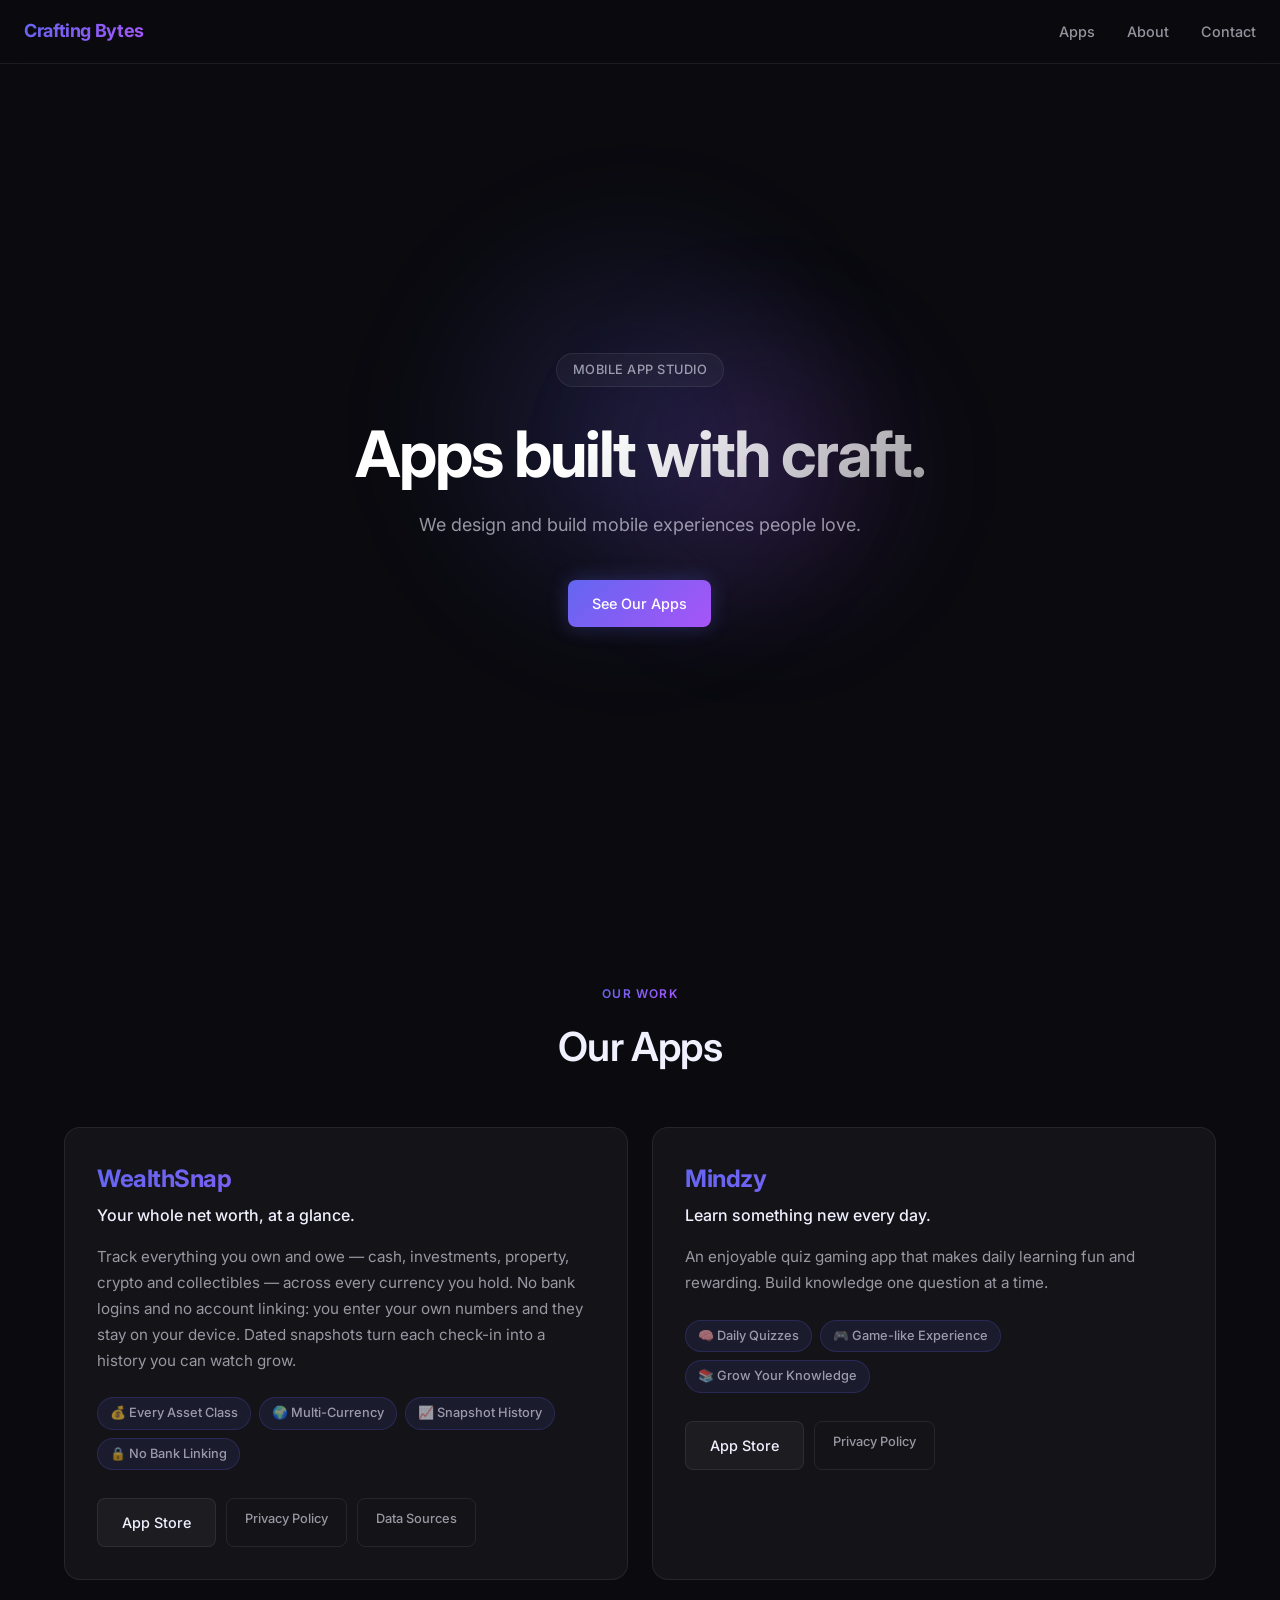
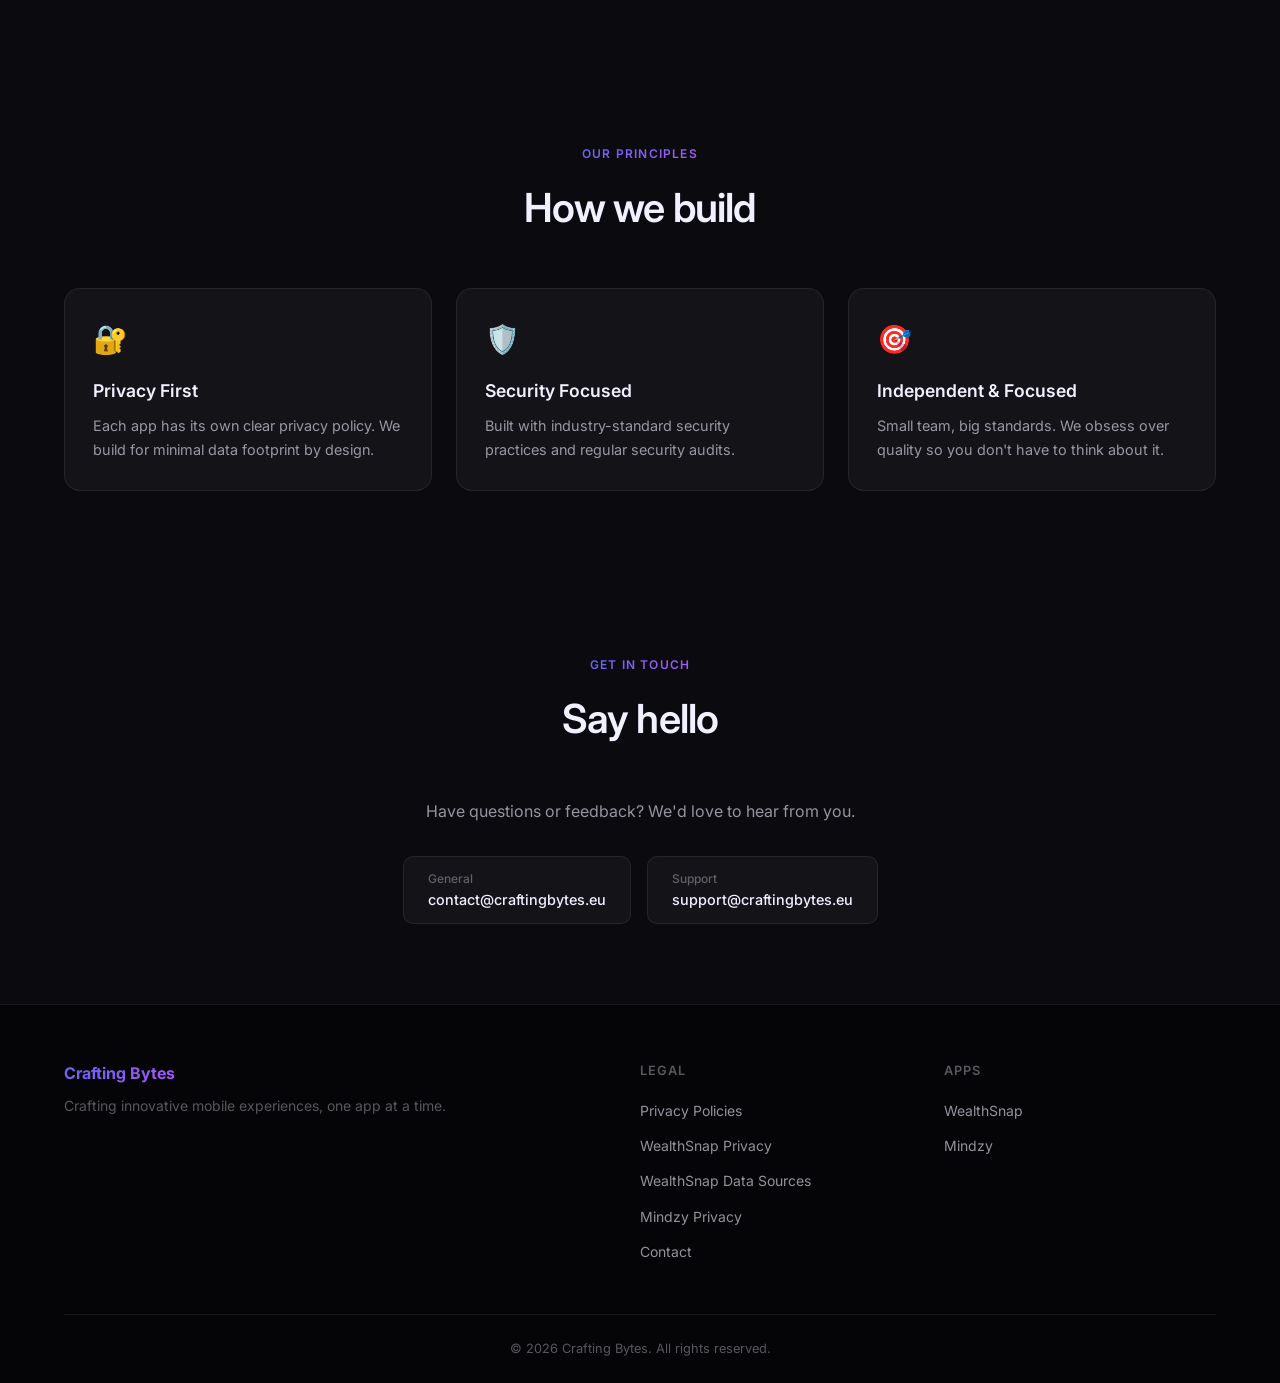
<file: index.html>
<!DOCTYPE html>
<html lang="en">
<head>
    <meta charset="UTF-8">
    <meta name="viewport" content="width=device-width, initial-scale=1.0">
    <title>Crafting Bytes — Apps built with craft.</title>
    <meta name="description" content="Crafting Bytes designs and builds mobile experiences people love. Privacy-first, security-focused, independently made.">
    <meta name="keywords" content="mobile apps, iOS, app development, secure apps, indie developer, net worth tracker, quiz app">
    <meta name="author" content="Crafting Bytes">
    <link rel="canonical" href="https://craftingbytes.eu/">
    <link rel="icon" href="favicon.svg" type="image/svg+xml">
    <meta name="theme-color" content="#0a0a0f">
    <meta property="og:type" content="website">
    <meta property="og:site_name" content="Crafting Bytes">
    <meta property="og:url" content="https://craftingbytes.eu/">
    <meta property="og:title" content="Crafting Bytes — Apps built with craft.">
    <meta property="og:description" content="We design and build mobile experiences people love. Privacy-first, security-focused, independently made.">
    <meta name="twitter:card" content="summary">
    <meta name="twitter:title" content="Crafting Bytes — Apps built with craft.">
    <meta name="twitter:description" content="We design and build mobile experiences people love. Privacy-first, security-focused, independently made.">
    <link rel="stylesheet" href="styles.css">
</head>
<body>

    <!-- Navigation -->
    <nav class="nav">
        <a href="#" class="nav-logo">Crafting Bytes</a>
        <ul class="nav-links">
            <li><a href="#apps">Apps</a></li>
            <li><a href="#about">About</a></li>
            <li><a href="#contact">Contact</a></li>
        </ul>
    </nav>

    <!-- Hero -->
    <section class="hero">
        <div class="hero-content">
            <div class="hero-badge">Mobile App Studio</div>
            <h1>Apps built with craft.</h1>
            <p class="hero-sub">We design and build mobile experiences people love.</p>
            <a href="#apps" class="btn btn-primary">See Our Apps</a>
        </div>
    </section>

    <!-- Apps -->
    <section id="apps">
        <div class="container">
            <div class="section-header">
                <div class="section-label">Our Work</div>
                <h2 class="section-title">Our Apps</h2>
            </div>
            <div class="apps-grid">

                <!-- WealthSnap -->
                <div class="app-card">
                    <div class="app-card-header">
                        <div class="app-name">WealthSnap</div>
                        <div class="app-tagline">Your whole net worth, at a glance.</div>
                    </div>
                    <p class="app-description">Track everything you own and owe — cash, investments, property, crypto and collectibles — across every currency you hold. No bank logins and no account linking: you enter your own numbers and they stay on your device. Dated snapshots turn each check-in into a history you can watch grow.</p>
                    <div class="app-pills">
                        <span class="pill">💰 Every Asset Class</span>
                        <span class="pill">🌍 Multi-Currency</span>
                        <span class="pill">📈 Snapshot History</span>
                        <span class="pill">🔒 No Bank Linking</span>
                    </div>
                    <div class="app-actions">
                        <a href="https://apps.apple.com/ro/app/wealthsnap-net-worth-tracker/id6770276541" class="btn btn-ghost" target="_blank" rel="noopener">App Store</a>
                        <a href="wealthsnap-privacy.html" class="btn btn-link">Privacy Policy</a>
                        <a href="wealthsnap-data-sources.html" class="btn btn-link">Data Sources</a>
                    </div>
                </div>

                <!-- Mindzy -->
                <div class="app-card">
                    <div class="app-card-header">
                        <div class="app-name">Mindzy</div>
                        <div class="app-tagline">Learn something new every day.</div>
                    </div>
                    <p class="app-description">An enjoyable quiz gaming app that makes daily learning fun and rewarding. Build knowledge one question at a time.</p>
                    <div class="app-pills">
                        <span class="pill">🧠 Daily Quizzes</span>
                        <span class="pill">🎮 Game-like Experience</span>
                        <span class="pill">📚 Grow Your Knowledge</span>
                    </div>
                    <div class="app-actions">
                        <a href="https://apps.apple.com/ro/app/mindzy/id6759401430" class="btn btn-ghost" target="_blank" rel="noopener">App Store</a>
                        <a href="mindzy-privacy.html" class="btn btn-link">Privacy Policy</a>
                    </div>
                </div>

            </div>
        </div>
    </section>

    <!-- About -->
    <section id="about">
        <div class="container">
            <div class="section-header">
                <div class="section-label">Our Principles</div>
                <h2 class="section-title">How we build</h2>
            </div>
            <div class="principles-grid">
                <div class="principle-card">
                    <span class="principle-icon">🔐</span>
                    <div class="principle-title">Privacy First</div>
                    <p class="principle-text">Each app has its own clear privacy policy. We build for minimal data footprint by design.</p>
                </div>
                <div class="principle-card">
                    <span class="principle-icon">🛡️</span>
                    <div class="principle-title">Security Focused</div>
                    <p class="principle-text">Built with industry-standard security practices and regular security audits.</p>
                </div>
                <div class="principle-card">
                    <span class="principle-icon">🎯</span>
                    <div class="principle-title">Independent &amp; Focused</div>
                    <p class="principle-text">Small team, big standards. We obsess over quality so you don't have to think about it.</p>
                </div>
            </div>
        </div>
    </section>

    <!-- Contact -->
    <section id="contact" class="contact">
        <div class="container">
            <div class="section-header">
                <div class="section-label">Get in Touch</div>
                <h2 class="section-title">Say hello</h2>
            </div>
            <p class="contact-description">Have questions or feedback? We'd love to hear from you.</p>
            <div class="contact-links">
                <a href="mailto:contact@craftingbytes.eu" class="contact-link">
                    <div>
                        <div class="contact-link-label">General</div>
                        <div class="contact-link-value">contact@craftingbytes.eu</div>
                    </div>
                </a>
                <a href="mailto:support@craftingbytes.eu" class="contact-link">
                    <div>
                        <div class="contact-link-label">Support</div>
                        <div class="contact-link-value">support@craftingbytes.eu</div>
                    </div>
                </a>
            </div>
        </div>
    </section>

    <!-- Footer -->
    <footer>
        <div class="container">
            <div class="footer-content">
                <div class="footer-brand">
                    <a href="#" class="footer-logo">Crafting Bytes</a>
                    <p>Crafting innovative mobile experiences, one app at a time.</p>
                </div>
                <div class="footer-col">
                    <h4>Legal</h4>
                    <ul>
                        <li><a href="privacy-policy.html">Privacy Policies</a></li>
                        <li><a href="wealthsnap-privacy.html">WealthSnap Privacy</a></li>
                        <li><a href="wealthsnap-data-sources.html">WealthSnap Data Sources</a></li>
                        <li><a href="mindzy-privacy.html">Mindzy Privacy</a></li>
                        <li><a href="mailto:contact@craftingbytes.eu">Contact</a></li>
                    </ul>
                </div>
                <div class="footer-col">
                    <h4>Apps</h4>
                    <ul>
                        <li><a href="#apps">WealthSnap</a></li>
                        <li><a href="#apps">Mindzy</a></li>
                    </ul>
                </div>
            </div>
            <div class="footer-bottom">
                <p>&copy; 2026 Crafting Bytes. All rights reserved.</p>
            </div>
        </div>
    </footer>

</body>
</html>
</file>
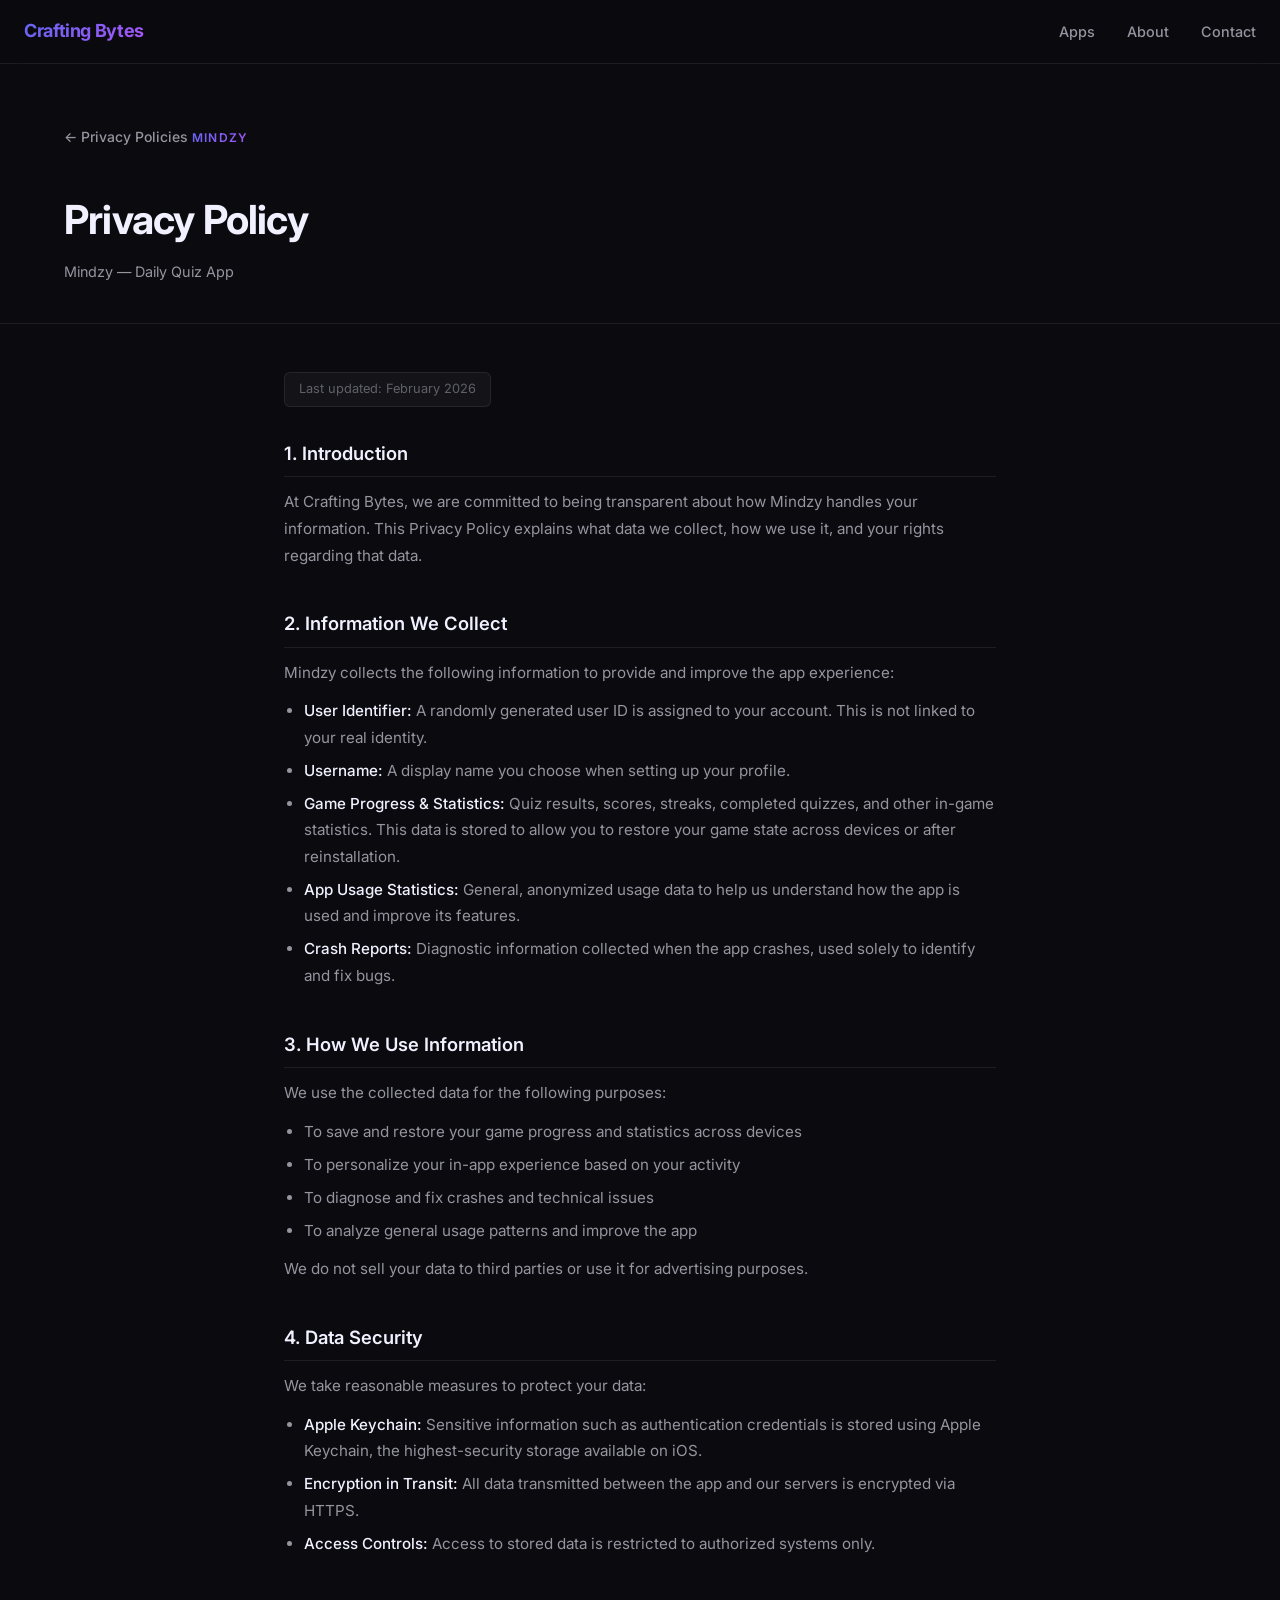
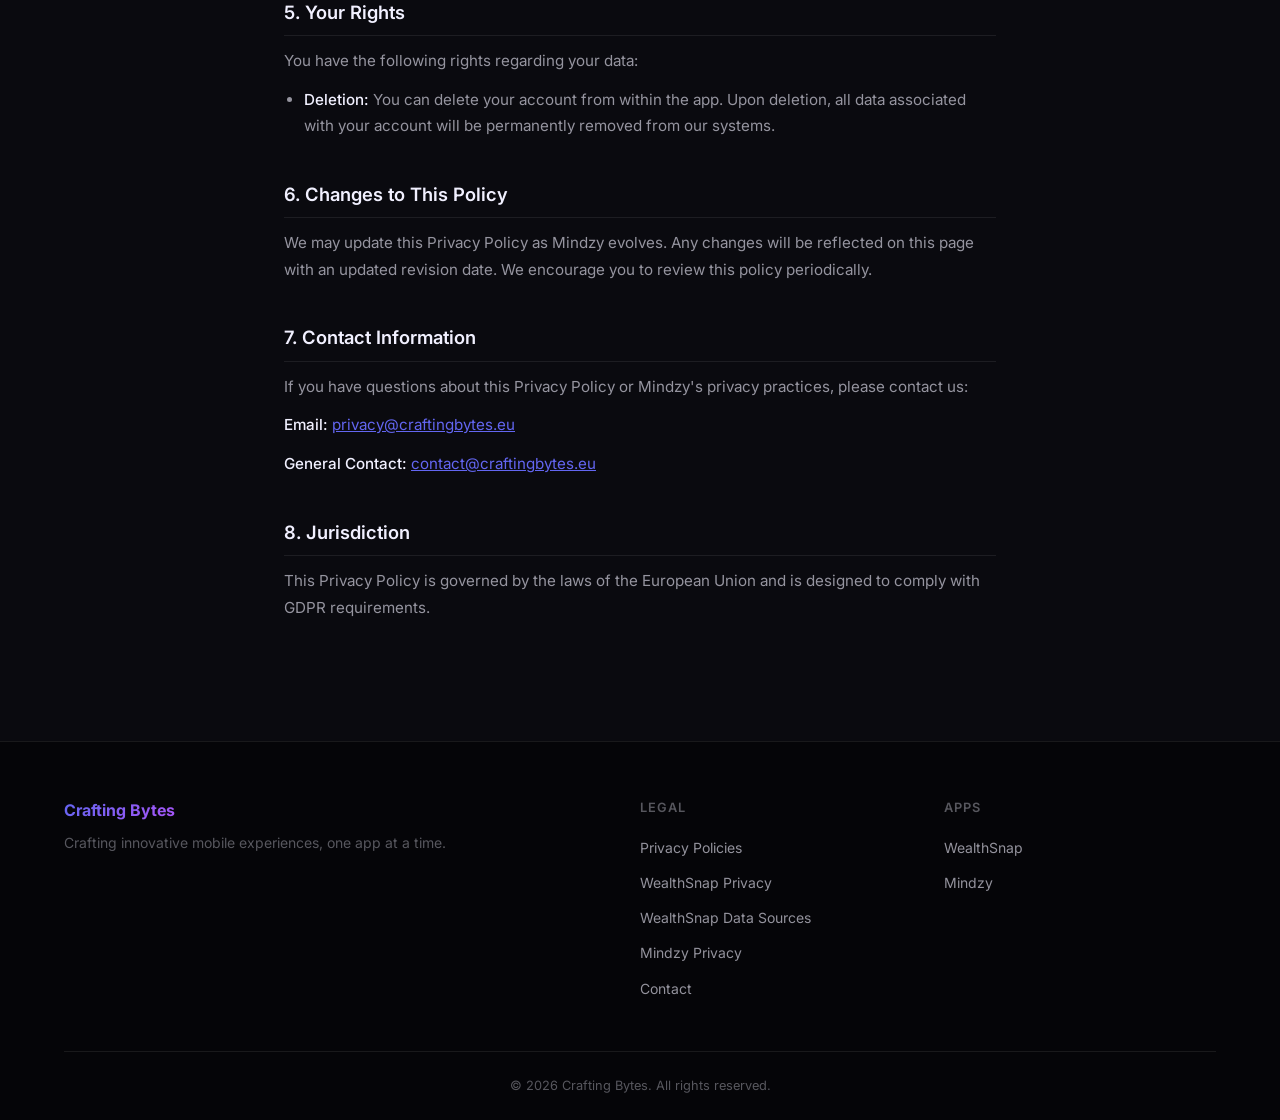
<file: mindzy-privacy.html>
<!DOCTYPE html>
<html lang="en">

<head>
    <meta charset="UTF-8">
    <meta name="viewport" content="width=device-width, initial-scale=1.0">
    <title>Mindzy Privacy Policy — Crafting Bytes</title>
    <meta name="description" content="Privacy Policy for the Mindzy quiz app by Crafting Bytes.">
    <link rel="canonical" href="https://craftingbytes.eu/mindzy-privacy.html">
    <link rel="icon" href="favicon.svg" type="image/svg+xml">
    <meta name="theme-color" content="#0a0a0f">
    <meta property="og:type" content="article">
    <meta property="og:site_name" content="Crafting Bytes">
    <meta property="og:url" content="https://craftingbytes.eu/mindzy-privacy.html">
    <meta property="og:title" content="Mindzy Privacy Policy — Crafting Bytes">
    <meta property="og:description" content="How the Mindzy daily quiz app handles your data, and your rights over it.">
    <meta name="twitter:card" content="summary">
    <meta name="twitter:title" content="Mindzy Privacy Policy — Crafting Bytes">
    <meta name="twitter:description" content="How the Mindzy daily quiz app handles your data, and your rights over it.">
    <link rel="stylesheet" href="styles.css">
</head>

<body class="privacy-page">

    <!-- Navigation -->
    <nav class="nav">
        <a href="index.html" class="nav-logo">Crafting Bytes</a>
        <ul class="nav-links">
            <li><a href="index.html#apps">Apps</a></li>
            <li><a href="index.html#about">About</a></li>
            <li><a href="index.html#contact">Contact</a></li>
        </ul>
    </nav>

    <div class="privacy-hero">
        <div class="container">
            <a href="privacy-policy.html" class="privacy-back">← Privacy Policies</a>
            <div class="section-label">Mindzy</div>
            <h1>Privacy Policy</h1>
            <p>Mindzy — Daily Quiz App</p>
        </div>
    </div>

    <div class="privacy-body">
        <div class="last-updated">Last updated: February 2026</div>

        <div class="privacy-section">
            <h2>1. Introduction</h2>
            <p>At Crafting Bytes, we are committed to being transparent about how Mindzy handles your information. This
                Privacy Policy explains what data we collect, how we use it, and your rights regarding that data.</p>
        </div>

        <div class="privacy-section">
            <h2>2. Information We Collect</h2>
            <p>Mindzy collects the following information to provide and improve the app experience:</p>
            <ul>
                <li><strong>User Identifier:</strong> A randomly generated user ID is assigned to your account. This is
                    not linked to your real identity.</li>
                <li><strong>Username:</strong> A display name you choose when setting up your profile.</li>
                <li><strong>Game Progress &amp; Statistics:</strong> Quiz results, scores, streaks, completed quizzes,
                    and other in-game statistics. This data is stored to allow you to restore your game state across
                    devices or after reinstallation.</li>
                <li><strong>App Usage Statistics:</strong> General, anonymized usage data to help us understand how the
                    app is used and improve its features.</li>
                <li><strong>Crash Reports:</strong> Diagnostic information collected when the app crashes, used solely
                    to identify and fix bugs.</li>
            </ul>
        </div>

        <div class="privacy-section">
            <h2>3. How We Use Information</h2>
            <p>We use the collected data for the following purposes:</p>
            <ul>
                <li>To save and restore your game progress and statistics across devices</li>
                <li>To personalize your in-app experience based on your activity</li>
                <li>To diagnose and fix crashes and technical issues</li>
                <li>To analyze general usage patterns and improve the app</li>
            </ul>
            <p>We do not sell your data to third parties or use it for advertising purposes.</p>
        </div>

        <div class="privacy-section">
            <h2>4. Data Security</h2>
            <p>We take reasonable measures to protect your data:</p>
            <ul>
                <li><strong>Apple Keychain:</strong> Sensitive information such as authentication credentials is stored
                    using Apple Keychain, the highest-security storage available on iOS.</li>
                <li><strong>Encryption in Transit:</strong> All data transmitted between the app and our servers is
                    encrypted via HTTPS.</li>
                <li><strong>Access Controls:</strong> Access to stored data is restricted to authorized systems only.
                </li>
            </ul>
        </div>

        <div class="privacy-section">
            <h2>5. Your Rights</h2>
            <p>You have the following rights regarding your data:</p>
            <ul>
                <li><strong>Deletion:</strong> You can delete your account from within the app. Upon deletion, all data
                    associated with your account will be permanently removed from our systems.</li>
            </ul>
        </div>

        <div class="privacy-section">
            <h2>6. Changes to This Policy</h2>
            <p>We may update this Privacy Policy as Mindzy evolves. Any changes will be reflected on this page with an
                updated revision date. We encourage you to review this policy periodically.</p>
        </div>

        <div class="privacy-section">
            <h2>7. Contact Information</h2>
            <p>If you have questions about this Privacy Policy or Mindzy's privacy practices, please contact us:</p>
            <p><strong>Email:</strong> <a href="mailto:privacy@craftingbytes.eu"
                    style="color: #6366f1;">privacy@craftingbytes.eu</a></p>
            <p><strong>General Contact:</strong> <a href="mailto:contact@craftingbytes.eu"
                    style="color: #6366f1;">contact@craftingbytes.eu</a></p>
        </div>

        <div class="privacy-section">
            <h2>8. Jurisdiction</h2>
            <p>This Privacy Policy is governed by the laws of the European Union and is designed to comply with GDPR
                requirements.</p>
        </div>
    </div>

    <!-- Footer -->
    <footer>
        <div class="container">
            <div class="footer-content">
                <div class="footer-brand">
                    <a href="index.html" class="footer-logo">Crafting Bytes</a>
                    <p>Crafting innovative mobile experiences, one app at a time.</p>
                </div>
                <div class="footer-col">
                    <h4>Legal</h4>
                    <ul>
                        <li><a href="privacy-policy.html">Privacy Policies</a></li>
                        <li><a href="wealthsnap-privacy.html">WealthSnap Privacy</a></li>
                        <li><a href="wealthsnap-data-sources.html">WealthSnap Data Sources</a></li>
                        <li><a href="mindzy-privacy.html">Mindzy Privacy</a></li>
                        <li><a href="mailto:contact@craftingbytes.eu">Contact</a></li>
                    </ul>
                </div>
                <div class="footer-col">
                    <h4>Apps</h4>
                    <ul>
                        <li><a href="index.html#apps">WealthSnap</a></li>
                        <li><a href="index.html#apps">Mindzy</a></li>
                    </ul>
                </div>
            </div>
            <div class="footer-bottom">
                <p>&copy; 2026 Crafting Bytes. All rights reserved.</p>
            </div>
        </div>
    </footer>

</body>

</html>
</file>
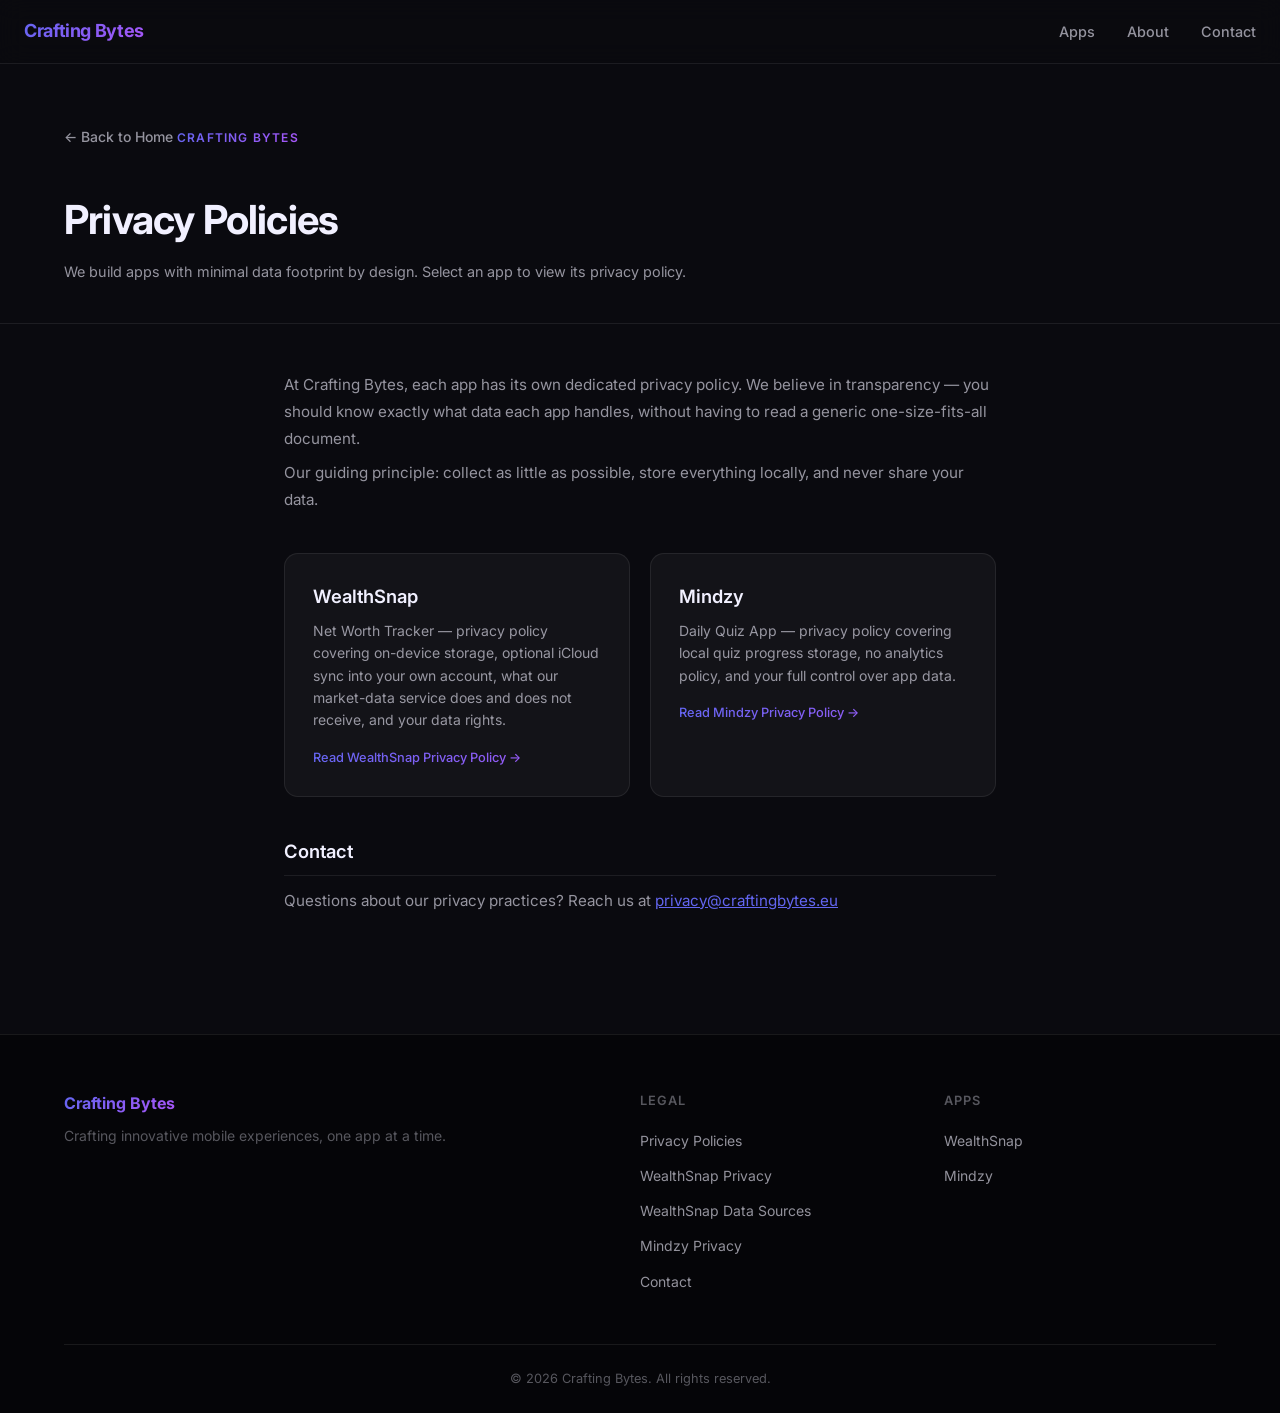
<file: privacy-policy.html>
<!DOCTYPE html>
<html lang="en">
<head>
    <meta charset="UTF-8">
    <meta name="viewport" content="width=device-width, initial-scale=1.0">
    <title>Privacy Policies — Crafting Bytes</title>
    <meta name="description" content="Privacy policies for Crafting Bytes mobile applications — WealthSnap and Mindzy.">
    <link rel="canonical" href="https://craftingbytes.eu/privacy-policy.html">
    <link rel="icon" href="favicon.svg" type="image/svg+xml">
    <meta name="theme-color" content="#0a0a0f">
    <meta property="og:type" content="website">
    <meta property="og:site_name" content="Crafting Bytes">
    <meta property="og:url" content="https://craftingbytes.eu/privacy-policy.html">
    <meta property="og:title" content="Privacy Policies — Crafting Bytes">
    <meta property="og:description" content="Every Crafting Bytes app has its own dedicated privacy policy. Collect as little as possible, store everything locally, never share your data.">
    <meta name="twitter:card" content="summary">
    <meta name="twitter:title" content="Privacy Policies — Crafting Bytes">
    <meta name="twitter:description" content="Every Crafting Bytes app has its own dedicated privacy policy.">
    <link rel="stylesheet" href="styles.css">
</head>
<body class="privacy-page">

    <!-- Navigation -->
    <nav class="nav">
        <a href="index.html" class="nav-logo">Crafting Bytes</a>
        <ul class="nav-links">
            <li><a href="index.html#apps">Apps</a></li>
            <li><a href="index.html#about">About</a></li>
            <li><a href="index.html#contact">Contact</a></li>
        </ul>
    </nav>

    <div class="privacy-hero">
        <div class="container">
            <a href="index.html" class="privacy-back">← Back to Home</a>
            <div class="section-label">Crafting Bytes</div>
            <h1>Privacy Policies</h1>
            <p>We build apps with minimal data footprint by design. Select an app to view its privacy policy.</p>
        </div>
    </div>

    <div class="privacy-body">
        <p style="color: var(--text-secondary); font-size: 0.95rem; line-height: 1.75; margin-bottom: 0.5rem;">
            At Crafting Bytes, each app has its own dedicated privacy policy. We believe in transparency — you should know exactly what data each app handles, without having to read a generic one-size-fits-all document.
        </p>
        <p style="color: var(--text-secondary); font-size: 0.95rem; line-height: 1.75; margin-bottom: 0;">
            Our guiding principle: collect as little as possible, store everything locally, and never share your data.
        </p>

        <div class="privacy-hub-grid">
            <a href="wealthsnap-privacy.html" class="privacy-hub-card">
                <h3>WealthSnap</h3>
                <p>Net Worth Tracker — privacy policy covering on-device storage, optional iCloud sync into your own account, what our market-data service does and does not receive, and your data rights.</p>
                <div class="card-cta">Read WealthSnap Privacy Policy →</div>
            </a>
            <a href="mindzy-privacy.html" class="privacy-hub-card">
                <h3>Mindzy</h3>
                <p>Daily Quiz App — privacy policy covering local quiz progress storage, no analytics policy, and your full control over app data.</p>
                <div class="card-cta">Read Mindzy Privacy Policy →</div>
            </a>
        </div>

        <div class="privacy-section">
            <h2>Contact</h2>
            <p>Questions about our privacy practices? Reach us at <a href="mailto:privacy@craftingbytes.eu" style="color: #6366f1;">privacy@craftingbytes.eu</a></p>
        </div>
    </div>

    <!-- Footer -->
    <footer>
        <div class="container">
            <div class="footer-content">
                <div class="footer-brand">
                    <a href="index.html" class="footer-logo">Crafting Bytes</a>
                    <p>Crafting innovative mobile experiences, one app at a time.</p>
                </div>
                <div class="footer-col">
                    <h4>Legal</h4>
                    <ul>
                        <li><a href="privacy-policy.html">Privacy Policies</a></li>
                        <li><a href="wealthsnap-privacy.html">WealthSnap Privacy</a></li>
                        <li><a href="wealthsnap-data-sources.html">WealthSnap Data Sources</a></li>
                        <li><a href="mindzy-privacy.html">Mindzy Privacy</a></li>
                        <li><a href="mailto:contact@craftingbytes.eu">Contact</a></li>
                    </ul>
                </div>
                <div class="footer-col">
                    <h4>Apps</h4>
                    <ul>
                        <li><a href="index.html#apps">WealthSnap</a></li>
                        <li><a href="index.html#apps">Mindzy</a></li>
                    </ul>
                </div>
            </div>
            <div class="footer-bottom">
                <p>&copy; 2026 Crafting Bytes. All rights reserved.</p>
            </div>
        </div>
    </footer>

</body>
</html>
</file>
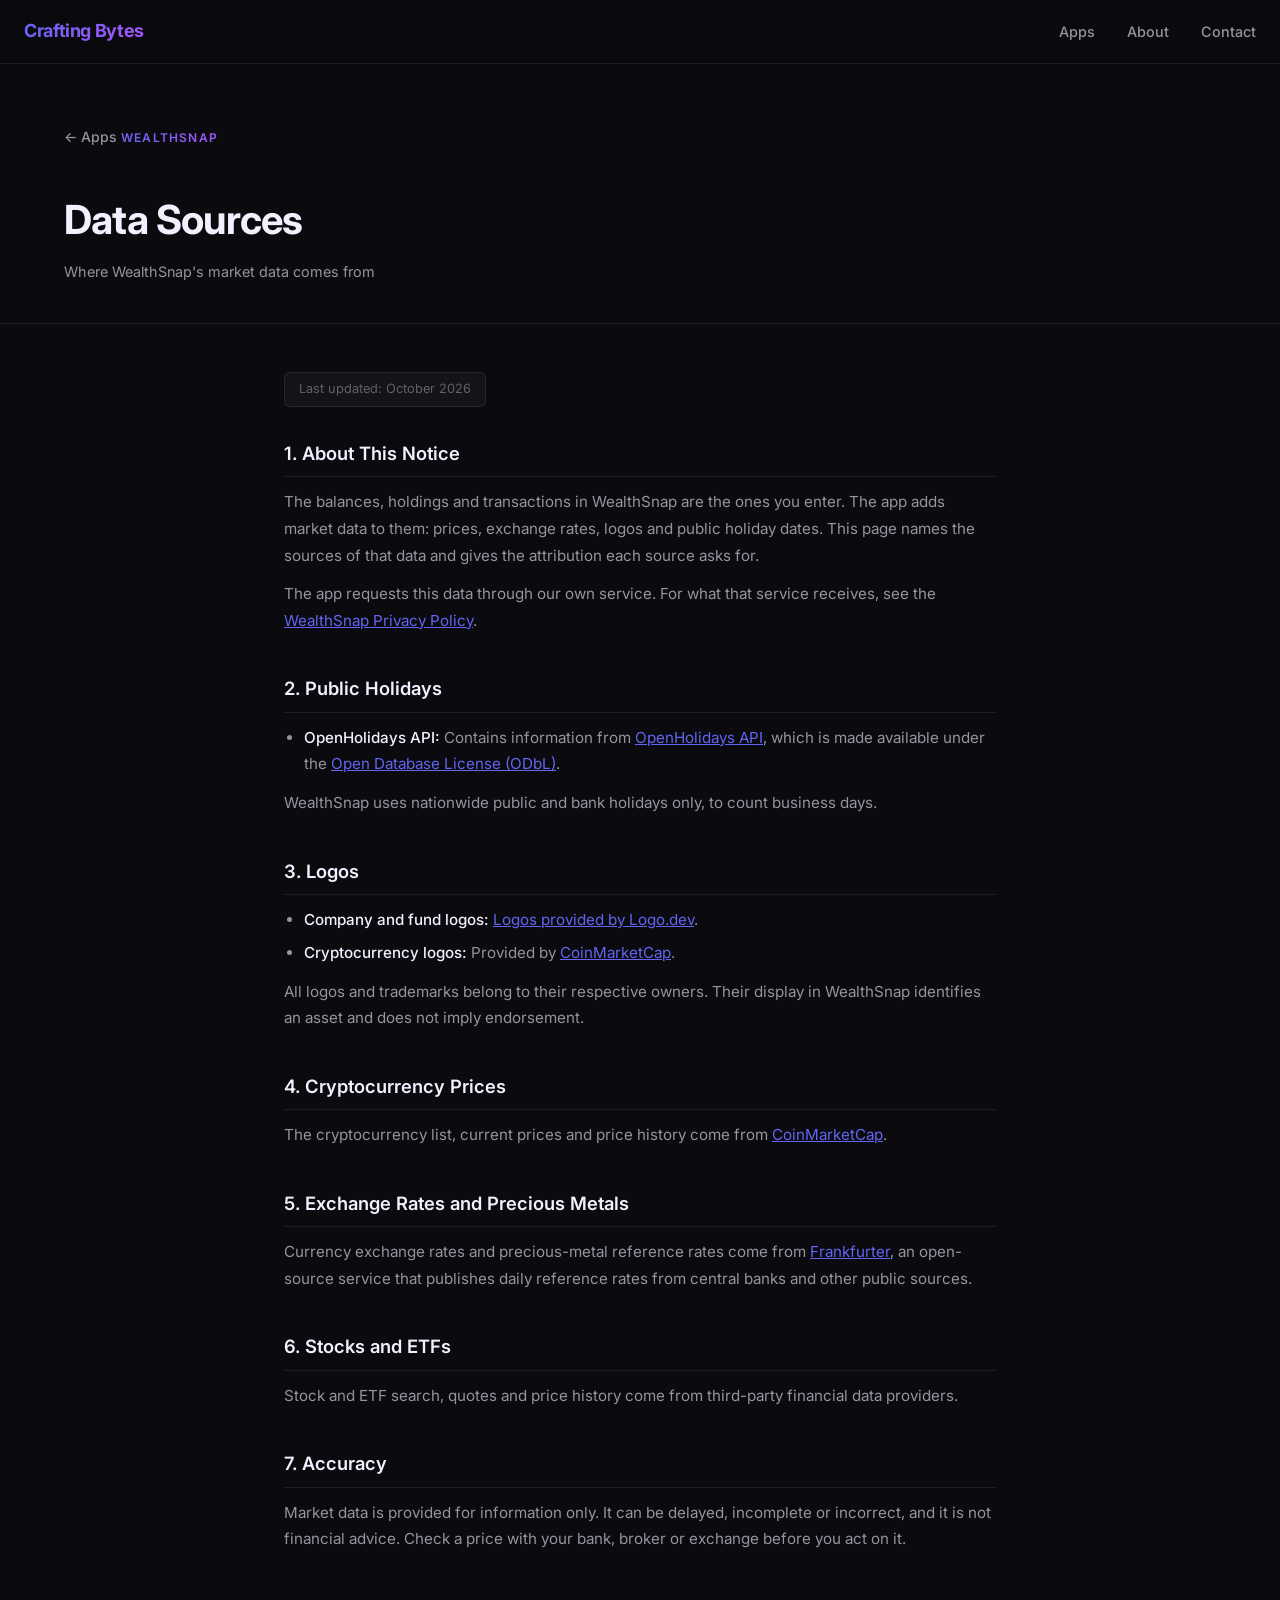
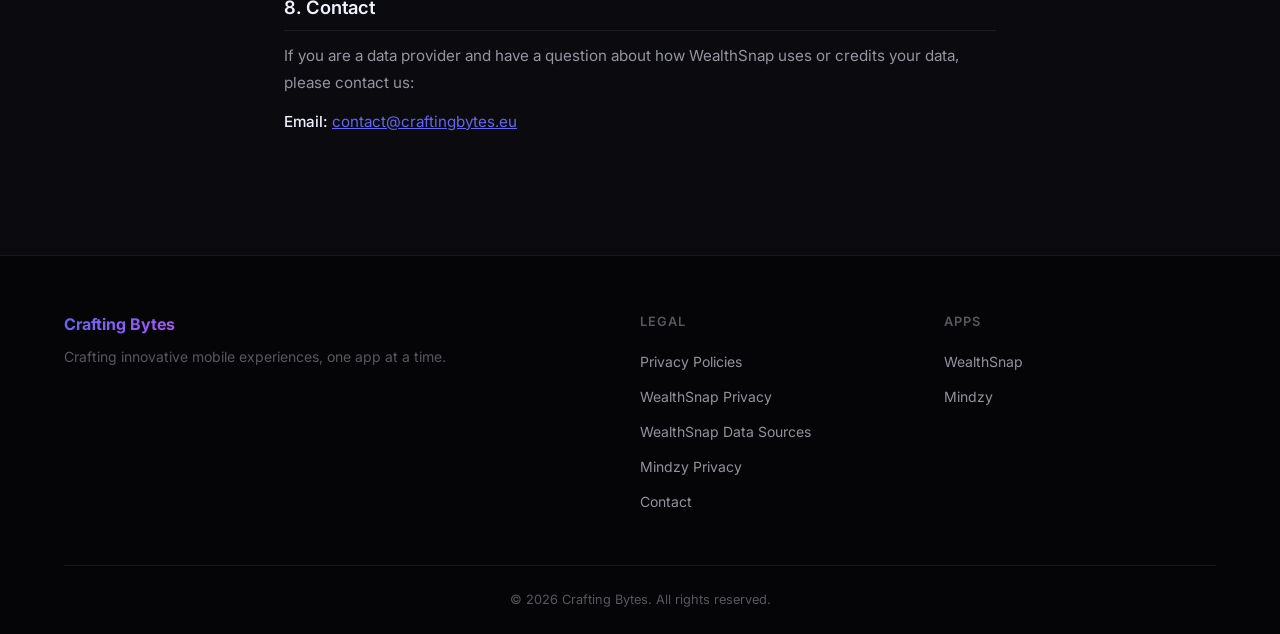
<file: wealthsnap-data-sources.html>
<!DOCTYPE html>
<html lang="en">

<head>
    <meta charset="UTF-8">
    <meta name="viewport" content="width=device-width, initial-scale=1.0">
    <title>WealthSnap Data Sources — Crafting Bytes</title>
    <meta name="description" content="The data sources behind WealthSnap's prices, exchange rates, logos and holiday calendars, with their licences and attributions.">
    <link rel="canonical" href="https://craftingbytes.eu/wealthsnap-data-sources.html">
    <link rel="icon" href="favicon.svg" type="image/svg+xml">
    <meta name="theme-color" content="#0a0a0f">
    <meta property="og:type" content="article">
    <meta property="og:site_name" content="Crafting Bytes">
    <meta property="og:url" content="https://craftingbytes.eu/wealthsnap-data-sources.html">
    <meta property="og:title" content="WealthSnap Data Sources — Crafting Bytes">
    <meta property="og:description" content="The data sources behind WealthSnap's prices, exchange rates, logos and holiday calendars, with their licences and attributions.">
    <meta name="twitter:card" content="summary">
    <meta name="twitter:title" content="WealthSnap Data Sources — Crafting Bytes">
    <meta name="twitter:description" content="The data sources behind WealthSnap's prices, exchange rates, logos and holiday calendars, with their licences and attributions.">
    <link rel="stylesheet" href="styles.css">
</head>

<body class="privacy-page">

    <!-- Navigation -->
    <nav class="nav">
        <a href="index.html" class="nav-logo">Crafting Bytes</a>
        <ul class="nav-links">
            <li><a href="index.html#apps">Apps</a></li>
            <li><a href="index.html#about">About</a></li>
            <li><a href="index.html#contact">Contact</a></li>
        </ul>
    </nav>

    <div class="privacy-hero">
        <div class="container">
            <a href="index.html#apps" class="privacy-back">← Apps</a>
            <div class="section-label">WealthSnap</div>
            <h1>Data Sources</h1>
            <p>Where WealthSnap's market data comes from</p>
        </div>
    </div>

    <div class="privacy-body">
        <div class="last-updated">Last updated: October 2026</div>

        <div class="privacy-section">
            <h2>1. About This Notice</h2>
            <p>The balances, holdings and transactions in WealthSnap are the ones you enter. The app adds market data
                to them: prices, exchange rates, logos and public holiday dates. This page names the sources of that
                data and gives the attribution each source asks for.</p>
            <p>The app requests this data through our own service. For what that service receives, see the
                <a href="wealthsnap-privacy.html" style="color: #6366f1;">WealthSnap Privacy Policy</a>.</p>
        </div>

        <div class="privacy-section">
            <h2>2. Public Holidays</h2>
            <ul>
                <li><strong>OpenHolidays API:</strong> Contains information from
                    <a href="https://www.openholidaysapi.org" target="_blank" rel="noopener"
                        style="color: #6366f1;">OpenHolidays API</a>, which is made available under the
                    <a href="https://opendatacommons.org/licenses/odbl/1-0/" target="_blank" rel="noopener"
                        style="color: #6366f1;">Open Database License (ODbL)</a>.</li>
            </ul>
            <p>WealthSnap uses nationwide public and bank holidays only, to count business days.</p>
        </div>

        <div class="privacy-section">
            <h2>3. Logos</h2>
            <ul>
                <li><strong>Company and fund logos:</strong>
                    <a href="https://logo.dev" target="_blank" rel="noopener" style="color: #6366f1;">Logos provided
                        by Logo.dev</a>.</li>
                <li><strong>Cryptocurrency logos:</strong> Provided by
                    <a href="https://coinmarketcap.com" target="_blank" rel="noopener"
                        style="color: #6366f1;">CoinMarketCap</a>.</li>
            </ul>
            <p>All logos and trademarks belong to their respective owners. Their display in WealthSnap identifies an
                asset and does not imply endorsement.</p>
        </div>

        <div class="privacy-section">
            <h2>4. Cryptocurrency Prices</h2>
            <p>The cryptocurrency list, current prices and price history come from
                <a href="https://coinmarketcap.com" target="_blank" rel="noopener"
                    style="color: #6366f1;">CoinMarketCap</a>.</p>
        </div>

        <div class="privacy-section">
            <h2>5. Exchange Rates and Precious Metals</h2>
            <p>Currency exchange rates and precious-metal reference rates come from
                <a href="https://frankfurter.dev" target="_blank" rel="noopener"
                    style="color: #6366f1;">Frankfurter</a>, an open-source service that publishes daily reference
                rates from central banks and other public sources.</p>
        </div>

        <div class="privacy-section">
            <h2>6. Stocks and ETFs</h2>
            <p>Stock and ETF search, quotes and price history come from third-party financial data providers.</p>
        </div>

        <div class="privacy-section">
            <h2>7. Accuracy</h2>
            <p>Market data is provided for information only. It can be delayed, incomplete or incorrect, and it is not
                financial advice. Check a price with your bank, broker or exchange before you act on it.</p>
        </div>

        <div class="privacy-section">
            <h2>8. Contact</h2>
            <p>If you are a data provider and have a question about how WealthSnap uses or credits your data, please
                contact us:</p>
            <p><strong>Email:</strong> <a href="mailto:contact@craftingbytes.eu"
                    style="color: #6366f1;">contact@craftingbytes.eu</a></p>
        </div>
    </div>

    <!-- Footer -->
    <footer>
        <div class="container">
            <div class="footer-content">
                <div class="footer-brand">
                    <a href="index.html" class="footer-logo">Crafting Bytes</a>
                    <p>Crafting innovative mobile experiences, one app at a time.</p>
                </div>
                <div class="footer-col">
                    <h4>Legal</h4>
                    <ul>
                        <li><a href="privacy-policy.html">Privacy Policies</a></li>
                        <li><a href="wealthsnap-privacy.html">WealthSnap Privacy</a></li>
                        <li><a href="wealthsnap-data-sources.html">WealthSnap Data Sources</a></li>
                        <li><a href="mindzy-privacy.html">Mindzy Privacy</a></li>
                        <li><a href="mailto:contact@craftingbytes.eu">Contact</a></li>
                    </ul>
                </div>
                <div class="footer-col">
                    <h4>Apps</h4>
                    <ul>
                        <li><a href="index.html#apps">WealthSnap</a></li>
                        <li><a href="index.html#apps">Mindzy</a></li>
                    </ul>
                </div>
            </div>
            <div class="footer-bottom">
                <p>&copy; 2026 Crafting Bytes. All rights reserved.</p>
            </div>
        </div>
    </footer>

</body>

</html>
</file>
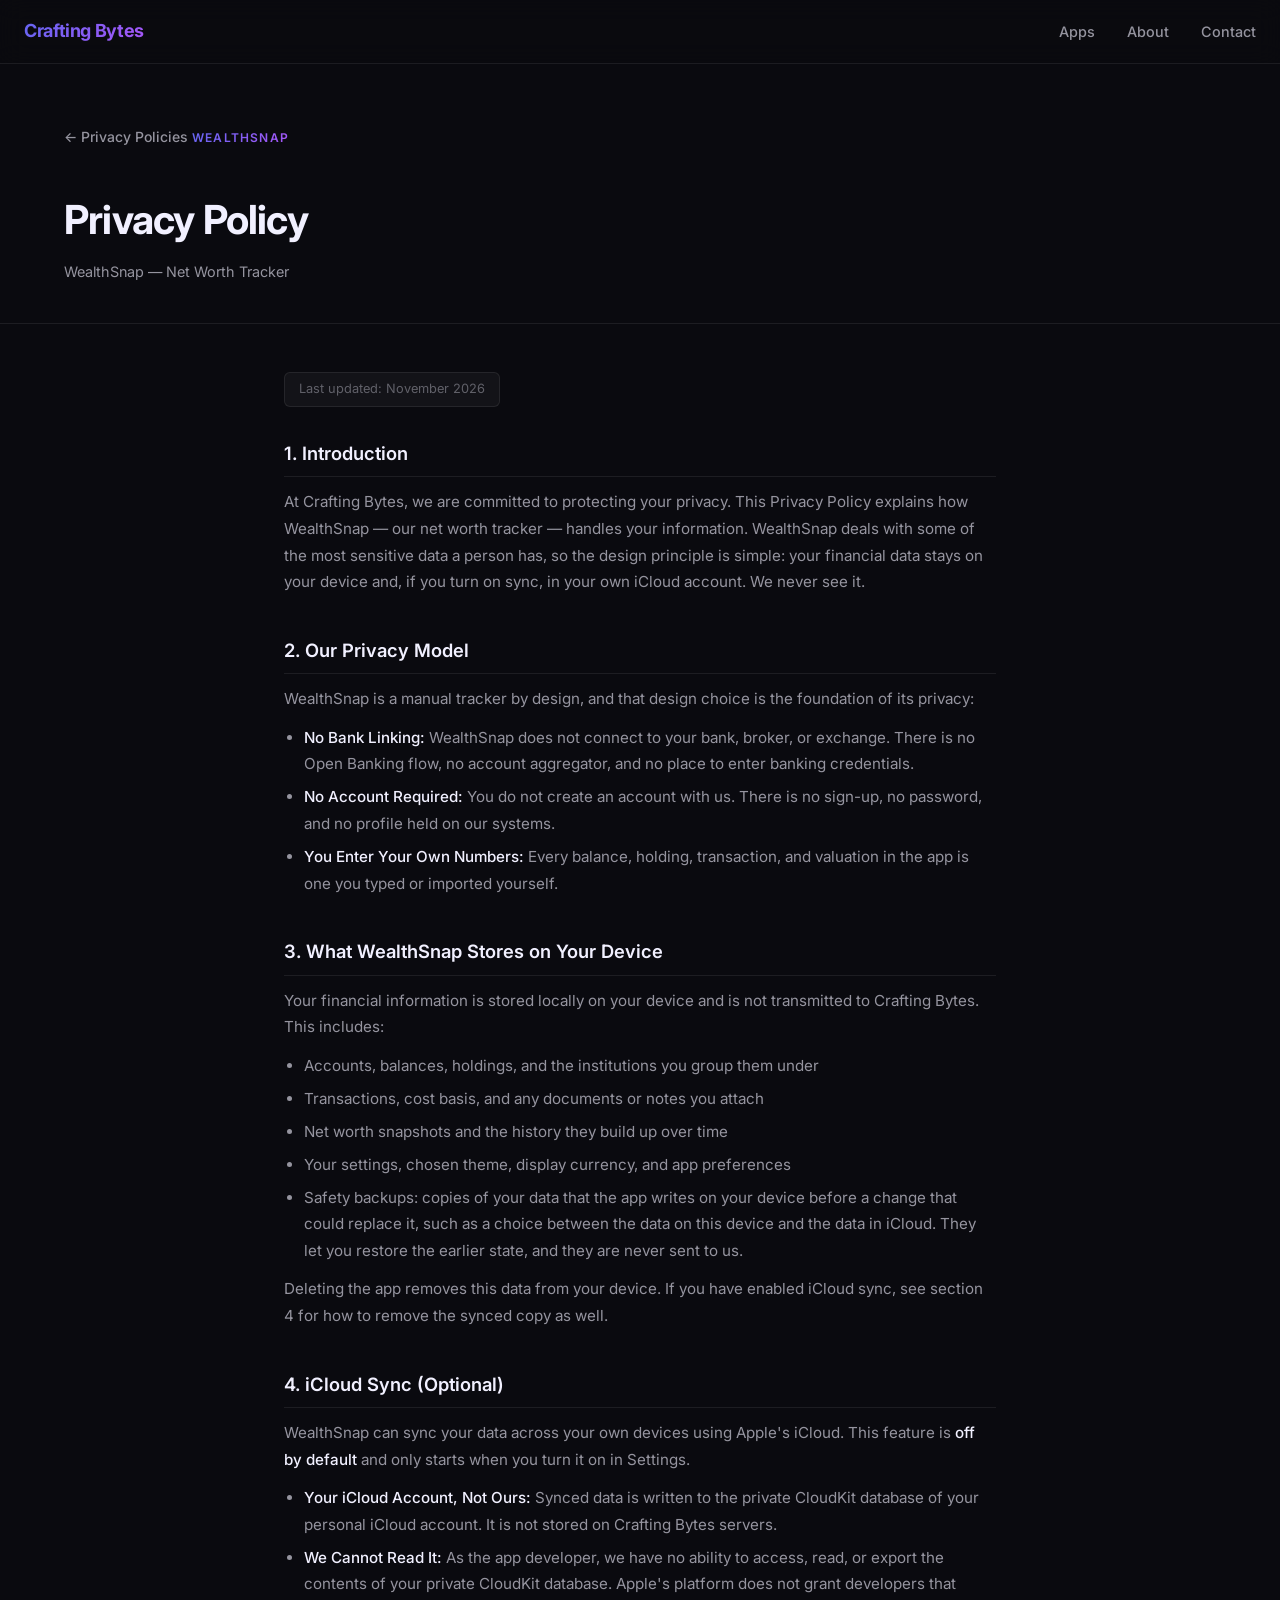
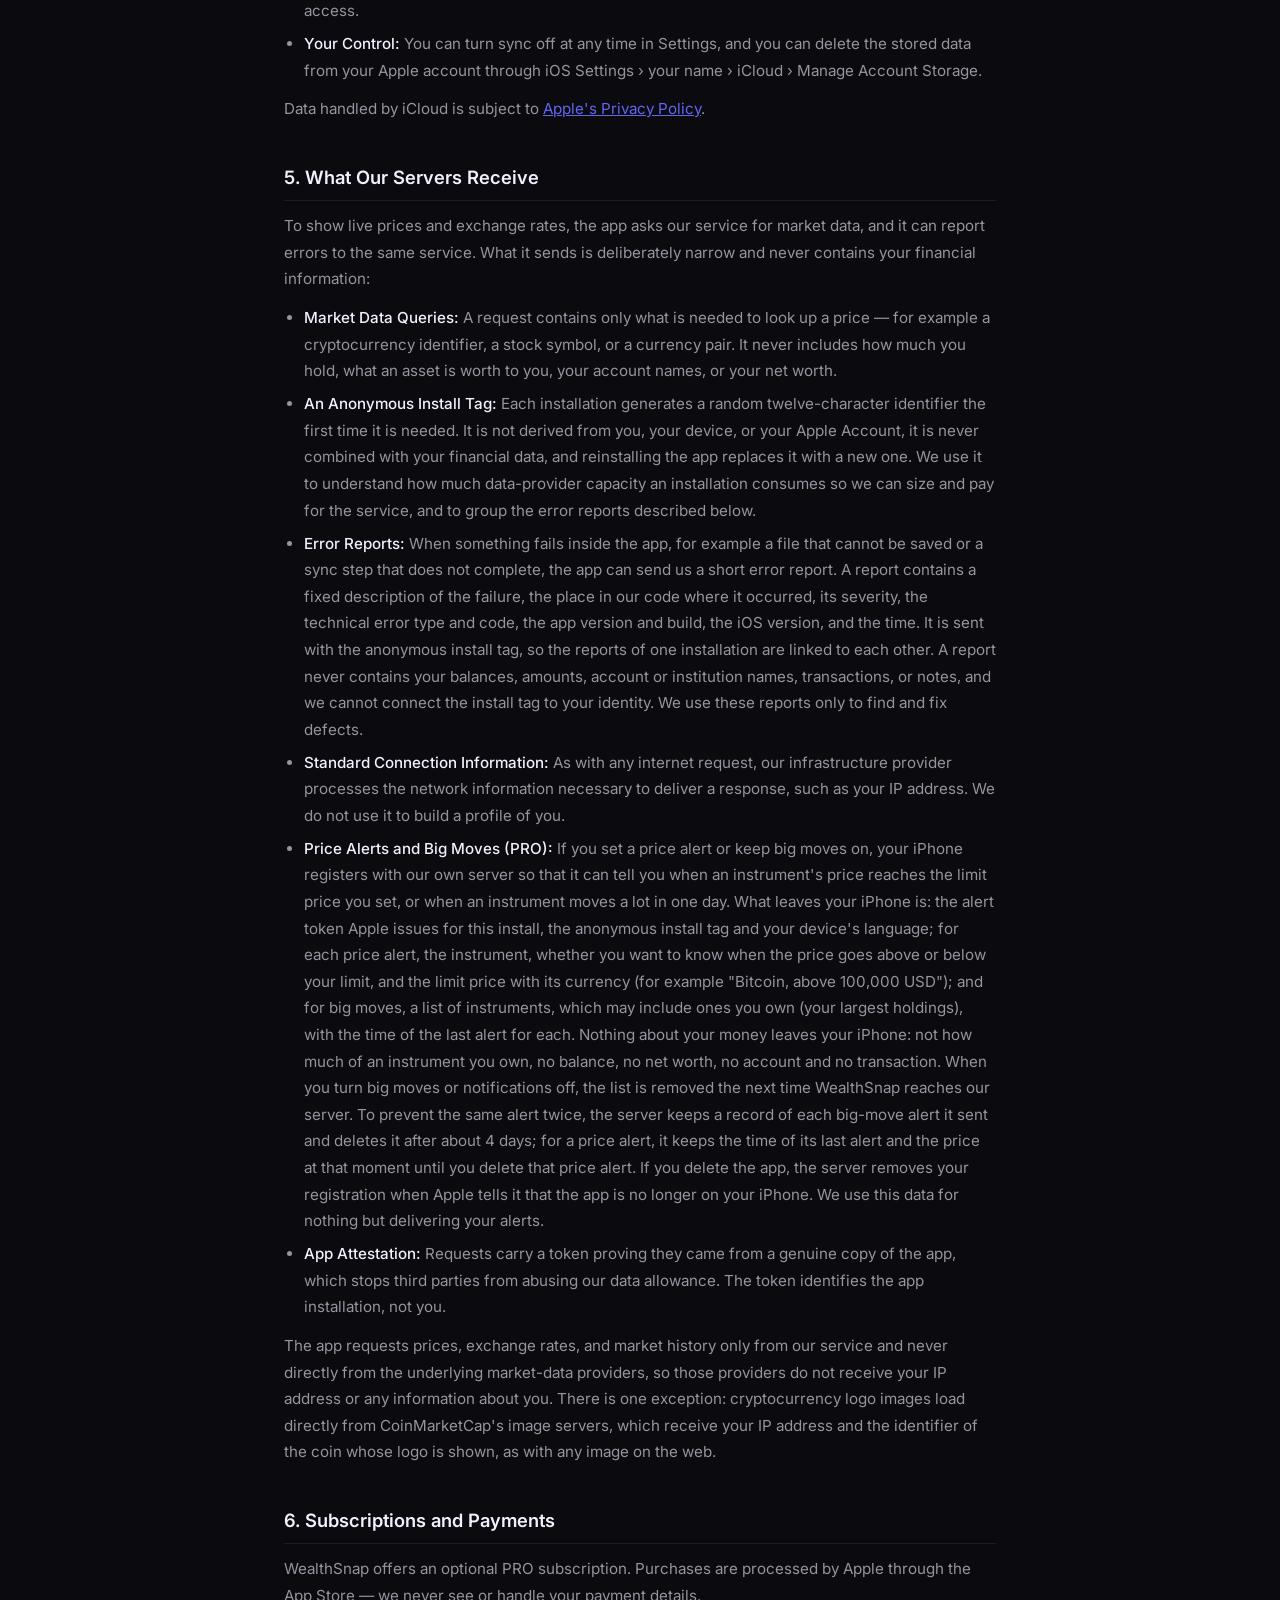
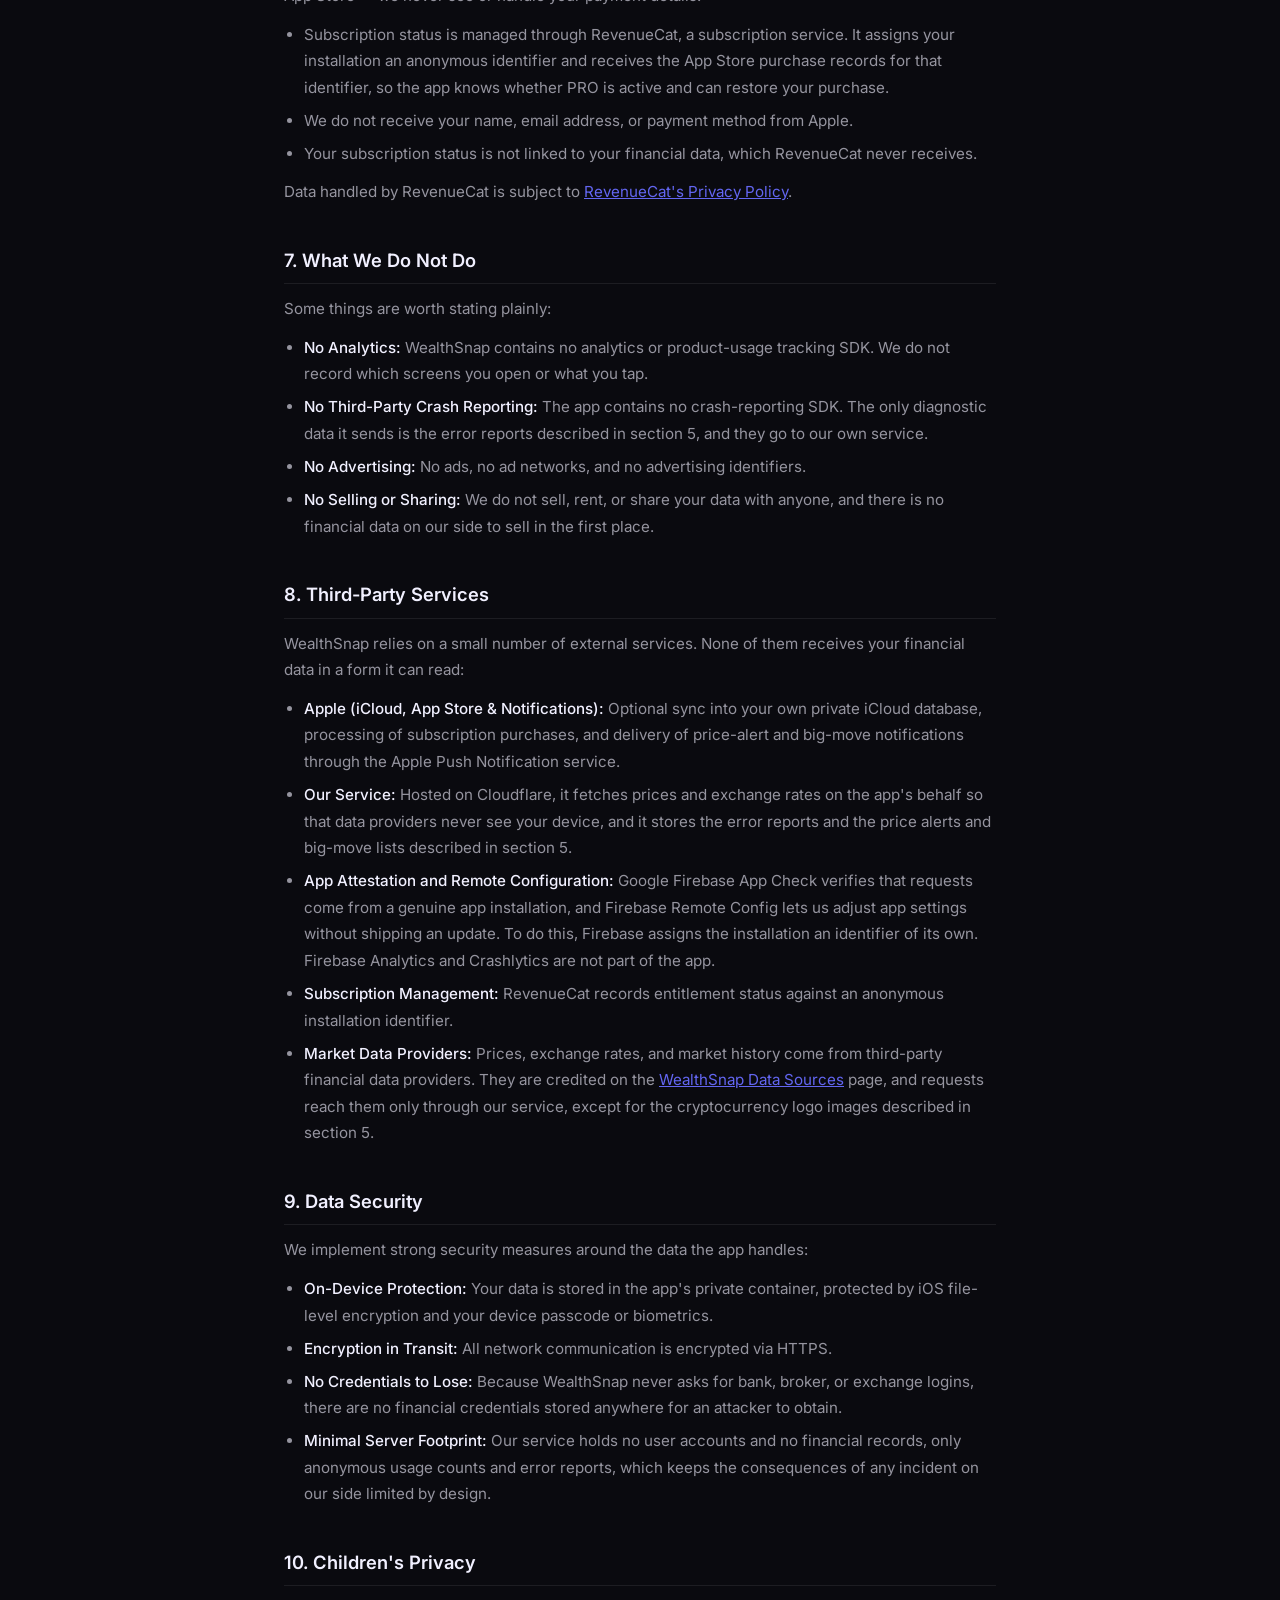
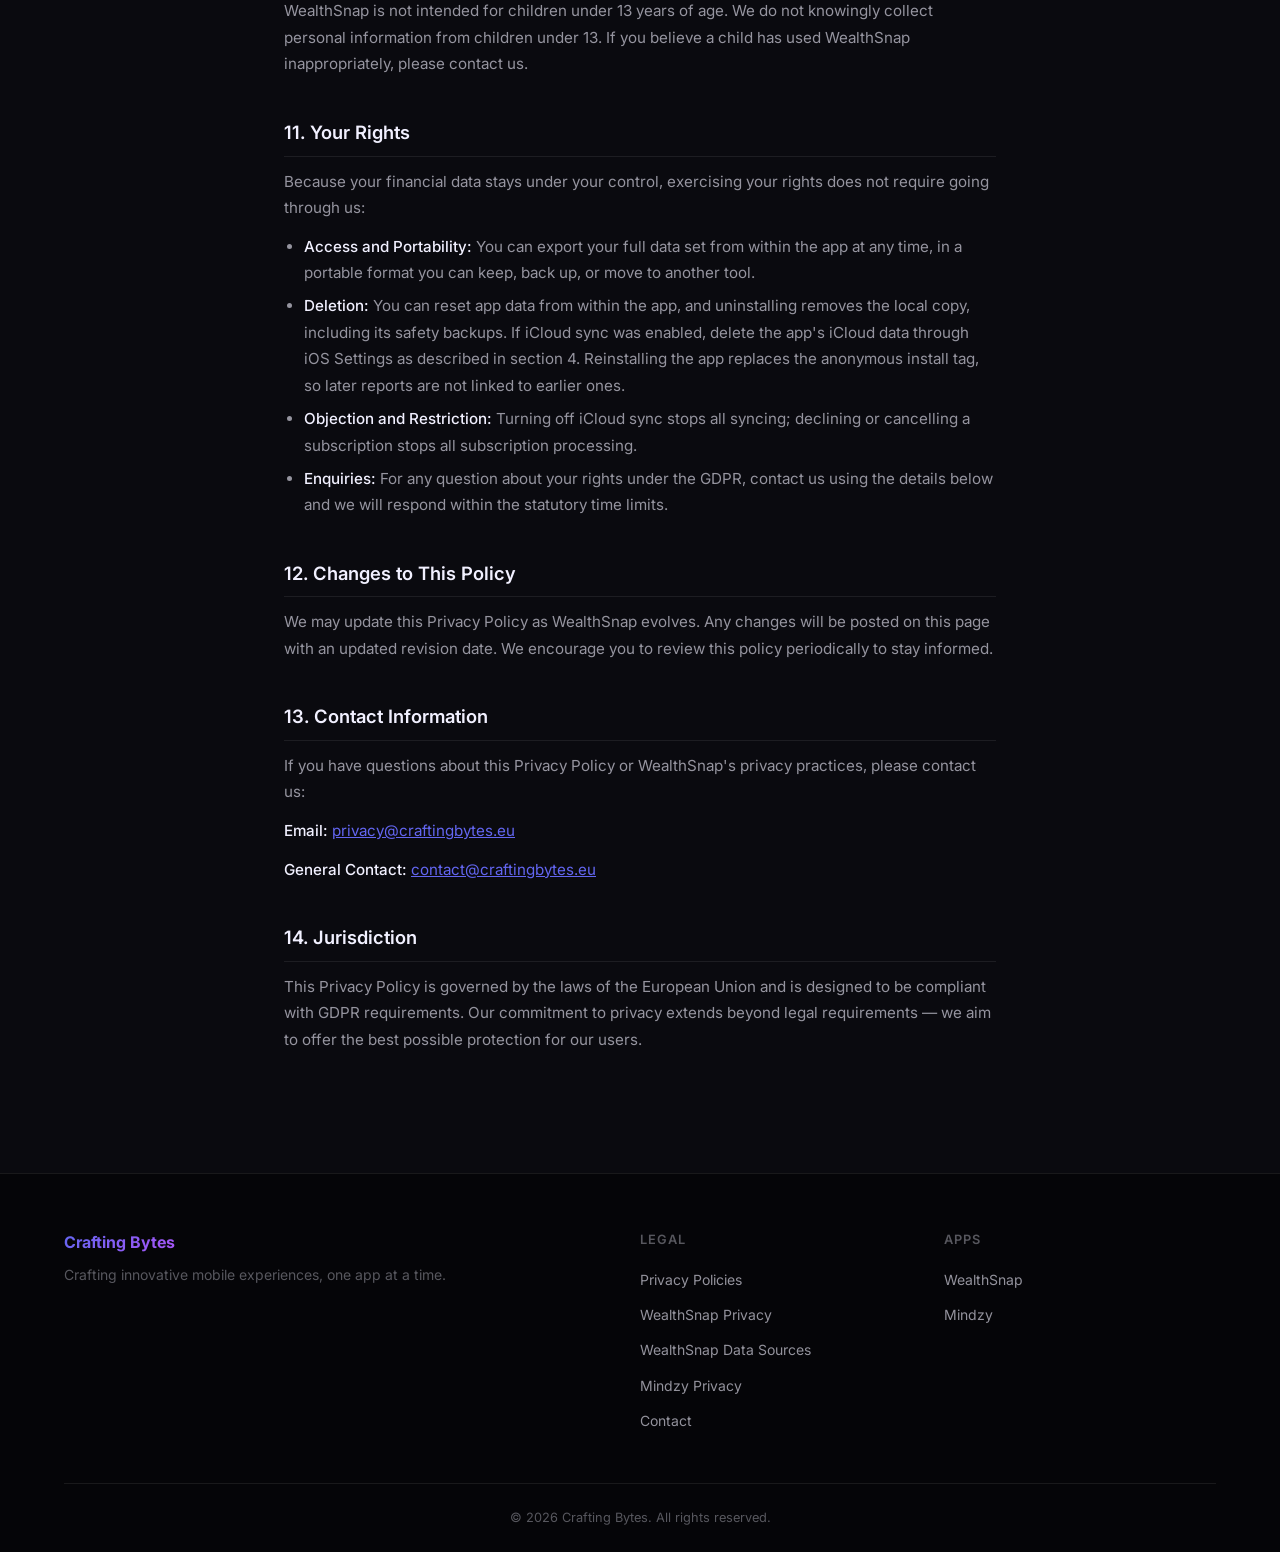
<file: wealthsnap-privacy.html>
<!DOCTYPE html>
<html lang="en">

<head>
    <meta charset="UTF-8">
    <meta name="viewport" content="width=device-width, initial-scale=1.0">
    <title>WealthSnap Privacy Policy — Crafting Bytes</title>
    <meta name="description" content="Privacy Policy for the WealthSnap net worth tracker by Crafting Bytes. No bank linking, no analytics, and we never see your financial data.">
    <link rel="canonical" href="https://craftingbytes.eu/wealthsnap-privacy.html">
    <link rel="icon" href="favicon.svg" type="image/svg+xml">
    <meta name="theme-color" content="#0a0a0f">
    <meta property="og:type" content="article">
    <meta property="og:site_name" content="Crafting Bytes">
    <meta property="og:url" content="https://craftingbytes.eu/wealthsnap-privacy.html">
    <meta property="og:title" content="WealthSnap Privacy Policy — Crafting Bytes">
    <meta property="og:description" content="No bank linking, no analytics, no tracking. Your financial data stays on your device.">
    <meta name="twitter:card" content="summary">
    <meta name="twitter:title" content="WealthSnap Privacy Policy — Crafting Bytes">
    <meta name="twitter:description" content="No bank linking, no analytics, no tracking. Your financial data stays on your device.">
    <link rel="stylesheet" href="styles.css">
</head>

<body class="privacy-page">

    <!-- Navigation -->
    <nav class="nav">
        <a href="index.html" class="nav-logo">Crafting Bytes</a>
        <ul class="nav-links">
            <li><a href="index.html#apps">Apps</a></li>
            <li><a href="index.html#about">About</a></li>
            <li><a href="index.html#contact">Contact</a></li>
        </ul>
    </nav>

    <div class="privacy-hero">
        <div class="container">
            <a href="privacy-policy.html" class="privacy-back">← Privacy Policies</a>
            <div class="section-label">WealthSnap</div>
            <h1>Privacy Policy</h1>
            <p>WealthSnap — Net Worth Tracker</p>
        </div>
    </div>

    <div class="privacy-body">
        <div class="last-updated">Last updated: November 2026</div>

        <div class="privacy-section">
            <h2>1. Introduction</h2>
            <p>At Crafting Bytes, we are committed to protecting your privacy. This Privacy Policy explains how
                WealthSnap — our net worth tracker — handles your information. WealthSnap deals with some of the most
                sensitive data a person has, so the design principle is simple: your financial data stays on your
                device and, if you turn on sync, in your own iCloud account. We never see it.</p>
        </div>

        <div class="privacy-section">
            <h2>2. Our Privacy Model</h2>
            <p>WealthSnap is a manual tracker by design, and that design choice is the foundation of its privacy:</p>
            <ul>
                <li><strong>No Bank Linking:</strong> WealthSnap does not connect to your bank, broker, or exchange. There
                    is no Open Banking flow, no account aggregator, and no place to enter banking credentials.</li>
                <li><strong>No Account Required:</strong> You do not create an account with us. There is no sign-up, no
                    password, and no profile held on our systems.</li>
                <li><strong>You Enter Your Own Numbers:</strong> Every balance, holding, transaction, and valuation in
                    the app is one you typed or imported yourself.</li>
            </ul>
        </div>

        <div class="privacy-section">
            <h2>3. What WealthSnap Stores on Your Device</h2>
            <p>Your financial information is stored locally on your device and is not transmitted to Crafting Bytes.
                This includes:</p>
            <ul>
                <li>Accounts, balances, holdings, and the institutions you group them under</li>
                <li>Transactions, cost basis, and any documents or notes you attach</li>
                <li>Net worth snapshots and the history they build up over time</li>
                <li>Your settings, chosen theme, display currency, and app preferences</li>
                <li>Safety backups: copies of your data that the app writes on your device before a change that could
                    replace it, such as a choice between the data on this device and the data in iCloud. They let you
                    restore the earlier state, and they are never sent to us.</li>
            </ul>
            <p>Deleting the app removes this data from your device. If you have enabled iCloud sync, see section 4 for
                how to remove the synced copy as well.</p>
        </div>

        <div class="privacy-section">
            <h2>4. iCloud Sync (Optional)</h2>
            <p>WealthSnap can sync your data across your own devices using Apple's iCloud. This feature is
                <strong>off by default</strong> and only starts when you turn it on in Settings.</p>
            <ul>
                <li><strong>Your iCloud Account, Not Ours:</strong> Synced data is written to the private CloudKit
                    database of your personal iCloud account. It is not stored on Crafting Bytes servers.</li>
                <li><strong>We Cannot Read It:</strong> As the app developer, we have no ability to access, read, or
                    export the contents of your private CloudKit database. Apple's platform does not grant developers
                    that access.</li>
                <li><strong>Your Control:</strong> You can turn sync off at any time in Settings, and you can delete the
                    stored data from your Apple account through iOS Settings › your name › iCloud › Manage Account
                    Storage.</li>
            </ul>
            <p>Data handled by iCloud is subject to <a href="https://www.apple.com/legal/privacy/"
                    target="_blank" rel="noopener" style="color: #6366f1;">Apple's Privacy Policy</a>.</p>
        </div>

        <div class="privacy-section">
            <h2>5. What Our Servers Receive</h2>
            <p>To show live prices and exchange rates, the app asks our service for market data, and it can report
                errors to the same service. What it sends is deliberately narrow and never contains your financial
                information:</p>
            <ul>
                <li><strong>Market Data Queries:</strong> A request contains only what is needed to look up a price —
                    for example a cryptocurrency identifier, a stock symbol, or a currency pair. It never includes how
                    much you hold, what an asset is worth to you, your account names, or your net worth.</li>
                <li><strong>An Anonymous Install Tag:</strong> Each installation generates a random twelve-character
                    identifier the first time it is needed. It is not derived from you, your device, or your Apple
                    Account, it is never combined with your financial data, and reinstalling the app replaces it with a
                    new one. We use it to understand how much data-provider capacity an installation consumes so we
                    can size and pay for the service, and to group the error reports described below.</li>
                <li><strong>Error Reports:</strong> When something fails inside the app, for example a file that cannot
                    be saved or a sync step that does not complete, the app can send us a short error report. A report
                    contains a fixed description of the failure, the place in our code where it occurred, its
                    severity, the technical error type and code, the app version and build, the iOS version, and the
                    time. It is sent with the anonymous install tag, so the reports of one installation are linked to
                    each other. A report never contains your balances, amounts, account or institution names,
                    transactions, or notes, and we cannot connect the install tag to your identity. We use these
                    reports only to find and fix defects.</li>
                <li><strong>Standard Connection Information:</strong> As with any internet request, our infrastructure
                    provider processes the network information necessary to deliver a response, such as your IP address.
                    We do not use it to build a profile of you.</li>
                <li><strong>Price Alerts and Big Moves (PRO):</strong> If you set a price alert or keep big moves on,
                    your iPhone registers with our own server so that it can tell you when an instrument's price reaches
                    the limit price you set, or when an instrument moves a lot in one day. What leaves your iPhone is:
                    the alert token Apple issues for this install, the anonymous install tag and your device's language;
                    for each price alert, the instrument, whether you want to know when the price goes above or below
                    your limit, and the limit price with its currency (for example "Bitcoin, above 100,000 USD"); and
                    for big moves, a list of instruments, which may include ones you own (your largest holdings), with
                    the time of the last alert for each. Nothing about your money leaves your iPhone: not how much of an
                    instrument you own, no balance, no net worth, no account and no transaction. When you turn big moves
                    or notifications off, the list is removed the next time WealthSnap reaches our server. To prevent
                    the same alert twice, the server keeps a record of each big-move alert it sent and deletes it after
                    about 4 days; for a price alert, it keeps the time of its last alert and the price at that moment
                    until you delete that price alert. If you delete the app, the server removes your registration when
                    Apple tells it that the app is no longer on your iPhone. We use this data for nothing but delivering
                    your alerts.</li>
                <li><strong>App Attestation:</strong> Requests carry a token proving they came from a genuine copy of the
                    app, which stops third parties from abusing our data allowance. The token identifies the app
                    installation, not you.</li>
            </ul>
            <p>The app requests prices, exchange rates, and market history only from our service and never directly
                from the underlying market-data providers, so those providers do not receive your IP address or any
                information about you. There is one exception: cryptocurrency logo images load directly from
                CoinMarketCap's image servers, which receive your IP address and the identifier of the coin whose logo
                is shown, as with any image on the web.</p>
        </div>

        <div class="privacy-section">
            <h2>6. Subscriptions and Payments</h2>
            <p>WealthSnap offers an optional PRO subscription. Purchases are processed by Apple through the App Store —
                we never see or handle your payment details.</p>
            <ul>
                <li>Subscription status is managed through RevenueCat, a subscription service. It assigns your
                    installation an anonymous identifier and receives the App Store purchase records for that
                    identifier, so the app knows whether PRO is active and can restore your purchase.</li>
                <li>We do not receive your name, email address, or payment method from Apple.</li>
                <li>Your subscription status is not linked to your financial data, which RevenueCat never
                    receives.</li>
            </ul>
            <p>Data handled by RevenueCat is subject to <a href="https://www.revenuecat.com/privacy"
                    target="_blank" rel="noopener" style="color: #6366f1;">RevenueCat's Privacy Policy</a>.</p>
        </div>

        <div class="privacy-section">
            <h2>7. What We Do Not Do</h2>
            <p>Some things are worth stating plainly:</p>
            <ul>
                <li><strong>No Analytics:</strong> WealthSnap contains no analytics or product-usage tracking SDK. We do
                    not record which screens you open or what you tap.</li>
                <li><strong>No Third-Party Crash Reporting:</strong> The app contains no crash-reporting SDK. The only
                    diagnostic data it sends is the error reports described in section 5, and they go to our own
                    service.</li>
                <li><strong>No Advertising:</strong> No ads, no ad networks, and no advertising identifiers.</li>
                <li><strong>No Selling or Sharing:</strong> We do not sell, rent, or share your data with anyone, and
                    there is no financial data on our side to sell in the first place.</li>
            </ul>
        </div>

        <div class="privacy-section">
            <h2>8. Third-Party Services</h2>
            <p>WealthSnap relies on a small number of external services. None of them receives your financial data in a
                form it can read:</p>
            <ul>
                <li><strong>Apple (iCloud, App Store &amp; Notifications):</strong> Optional sync into your own private iCloud database,
                    processing of subscription purchases, and delivery of price-alert and big-move notifications through the Apple Push Notification service.</li>
                <li><strong>Our Service:</strong> Hosted on Cloudflare, it fetches prices and exchange rates on the app's
                    behalf so that data providers never see your device, and it stores the error reports and the price alerts and big-move lists described in
                    section 5.</li>
                <li><strong>App Attestation and Remote Configuration:</strong> Google Firebase App Check verifies that
                    requests come from a genuine app installation, and Firebase Remote Config lets us adjust app settings
                    without shipping an update. To do this, Firebase assigns the installation an identifier of its own.
                    Firebase Analytics and Crashlytics are not part of the app.</li>
                <li><strong>Subscription Management:</strong> RevenueCat records entitlement status against an anonymous
                    installation identifier.</li>
                <li><strong>Market Data Providers:</strong> Prices, exchange rates, and market history come from
                    third-party financial data providers. They are credited on the
                    <a href="wealthsnap-data-sources.html" style="color: #6366f1;">WealthSnap Data Sources</a> page, and requests reach
                    them only through our service, except for the cryptocurrency logo images described in section
                    5.</li>
            </ul>
        </div>

        <div class="privacy-section">
            <h2>9. Data Security</h2>
            <p>We implement strong security measures around the data the app handles:</p>
            <ul>
                <li><strong>On-Device Protection:</strong> Your data is stored in the app's private container, protected
                    by iOS file-level encryption and your device passcode or biometrics.</li>
                <li><strong>Encryption in Transit:</strong> All network communication is encrypted via HTTPS.</li>
                <li><strong>No Credentials to Lose:</strong> Because WealthSnap never asks for bank, broker, or exchange
                    logins, there are no financial credentials stored anywhere for an attacker to obtain.</li>
                <li><strong>Minimal Server Footprint:</strong> Our service holds no user accounts and no financial
                    records, only anonymous usage counts and error reports, which keeps the consequences of any
                    incident on our side limited by design.</li>
            </ul>
        </div>

        <div class="privacy-section">
            <h2>10. Children's Privacy</h2>
            <p>WealthSnap is not intended for children under 13 years of age. We do not knowingly collect personal
                information from children under 13. If you believe a child has used WealthSnap inappropriately, please
                contact us.</p>
        </div>

        <div class="privacy-section">
            <h2>11. Your Rights</h2>
            <p>Because your financial data stays under your control, exercising your rights does not require going
                through us:</p>
            <ul>
                <li><strong>Access and Portability:</strong> You can export your full data set from within the app at any
                    time, in a portable format you can keep, back up, or move to another tool.</li>
                <li><strong>Deletion:</strong> You can reset app data from within the app, and uninstalling removes the
                    local copy, including its safety backups. If iCloud sync was enabled, delete the app's iCloud data
                    through iOS Settings as described in section 4. Reinstalling the app replaces the anonymous install
                    tag, so later reports are not linked to earlier ones.</li>
                <li><strong>Objection and Restriction:</strong> Turning off iCloud sync stops all syncing; declining or
                    cancelling a subscription stops all subscription processing.</li>
                <li><strong>Enquiries:</strong> For any question about your rights under the GDPR, contact us using the
                    details below and we will respond within the statutory time limits.</li>
            </ul>
        </div>

        <div class="privacy-section">
            <h2>12. Changes to This Policy</h2>
            <p>We may update this Privacy Policy as WealthSnap evolves. Any changes will be posted on this page with an
                updated revision date. We encourage you to review this policy periodically to stay informed.</p>
        </div>

        <div class="privacy-section">
            <h2>13. Contact Information</h2>
            <p>If you have questions about this Privacy Policy or WealthSnap's privacy practices, please contact us:</p>
            <p><strong>Email:</strong> <a href="mailto:privacy@craftingbytes.eu"
                    style="color: #6366f1;">privacy@craftingbytes.eu</a></p>
            <p><strong>General Contact:</strong> <a href="mailto:contact@craftingbytes.eu"
                    style="color: #6366f1;">contact@craftingbytes.eu</a></p>
        </div>

        <div class="privacy-section">
            <h2>14. Jurisdiction</h2>
            <p>This Privacy Policy is governed by the laws of the European Union and is designed to be compliant with
                GDPR requirements. Our commitment to privacy extends beyond legal requirements — we aim to offer the best
                possible protection for our users.</p>
        </div>
    </div>

    <!-- Footer -->
    <footer>
        <div class="container">
            <div class="footer-content">
                <div class="footer-brand">
                    <a href="index.html" class="footer-logo">Crafting Bytes</a>
                    <p>Crafting innovative mobile experiences, one app at a time.</p>
                </div>
                <div class="footer-col">
                    <h4>Legal</h4>
                    <ul>
                        <li><a href="privacy-policy.html">Privacy Policies</a></li>
                        <li><a href="wealthsnap-privacy.html">WealthSnap Privacy</a></li>
                        <li><a href="wealthsnap-data-sources.html">WealthSnap Data Sources</a></li>
                        <li><a href="mindzy-privacy.html">Mindzy Privacy</a></li>
                        <li><a href="mailto:contact@craftingbytes.eu">Contact</a></li>
                    </ul>
                </div>
                <div class="footer-col">
                    <h4>Apps</h4>
                    <ul>
                        <li><a href="index.html#apps">WealthSnap</a></li>
                        <li><a href="index.html#apps">Mindzy</a></li>
                    </ul>
                </div>
            </div>
            <div class="footer-bottom">
                <p>&copy; 2026 Crafting Bytes. All rights reserved.</p>
            </div>
        </div>
    </footer>

</body>

</html>
</file>
<file: styles.css>
/* =========================================
   Crafting Bytes — Dark Premium Design System
   ========================================= */

@import url('https://fonts.googleapis.com/css2?family=Inter:wght@400;500;600;700&display=swap');

/* Reset */
*, *::before, *::after {
    margin: 0;
    padding: 0;
    box-sizing: border-box;
}

/* Design Tokens */
:root {
    --bg: #0a0a0f;
    --bg-footer: #050508;
    --surface: rgba(255, 255, 255, 0.04);
    --border: rgba(255, 255, 255, 0.08);
    --accent-start: #6366f1;
    --accent-end: #a855f7;
    --text-primary: #f1f0ff;
    --text-secondary: rgba(241, 240, 255, 0.6);
    --text-muted: rgba(241, 240, 255, 0.35);
    --glow: rgba(99, 102, 241, 0.25);
    --glow-purple: rgba(168, 85, 247, 0.2);
}

/* Base */
html {
    scroll-behavior: smooth;
}

body {
    font-family: 'Inter', -apple-system, BlinkMacSystemFont, sans-serif;
    background-color: var(--bg);
    color: var(--text-primary);
    line-height: 1.6;
    font-size: 16px;
    -webkit-font-smoothing: antialiased;
}

.container {
    max-width: 1200px;
    margin: 0 auto;
    padding: 0 24px;
}

/* =========================================
   Navigation
   ========================================= */

.nav {
    position: fixed;
    top: 0;
    left: 0;
    right: 0;
    z-index: 100;
    padding: 0 24px;
    height: 64px;
    display: flex;
    align-items: center;
    justify-content: space-between;
    background: rgba(10, 10, 15, 0.7);
    backdrop-filter: blur(12px);
    -webkit-backdrop-filter: blur(12px);
    border-bottom: 1px solid var(--border);
    transition: background 0.3s ease;
}

.nav-logo {
    font-size: 1.125rem;
    font-weight: 700;
    background: linear-gradient(135deg, var(--accent-start), var(--accent-end));
    -webkit-background-clip: text;
    -webkit-text-fill-color: transparent;
    background-clip: text;
    text-decoration: none;
    letter-spacing: -0.02em;
}

.nav-links {
    display: flex;
    gap: 2rem;
    list-style: none;
}

.nav-links a {
    color: var(--text-secondary);
    text-decoration: none;
    font-size: 0.9rem;
    font-weight: 500;
    transition: color 0.2s ease;
}

.nav-links a:hover {
    color: var(--text-primary);
}

/* =========================================
   Hero Section
   ========================================= */

.hero {
    position: relative;
    min-height: 100vh;
    display: flex;
    align-items: center;
    justify-content: center;
    text-align: center;
    overflow: hidden;
    padding: 80px 24px 0;
}

/* Spotlight blobs */
.hero::before {
    content: '';
    position: absolute;
    top: 20%;
    left: 30%;
    width: 500px;
    height: 500px;
    background: radial-gradient(circle, rgba(99, 102, 241, 0.18) 0%, transparent 70%);
    border-radius: 50%;
    filter: blur(40px);
    pointer-events: none;
}

.hero::after {
    content: '';
    position: absolute;
    top: 30%;
    right: 25%;
    width: 400px;
    height: 400px;
    background: radial-gradient(circle, rgba(168, 85, 247, 0.15) 0%, transparent 70%);
    border-radius: 50%;
    filter: blur(40px);
    pointer-events: none;
}

.hero-content {
    position: relative;
    z-index: 1;
    max-width: 720px;
}

.hero-badge {
    display: inline-block;
    padding: 6px 16px;
    background: var(--surface);
    border: 1px solid var(--border);
    border-radius: 100px;
    font-size: 0.8rem;
    font-weight: 500;
    color: var(--text-secondary);
    margin-bottom: 2rem;
    letter-spacing: 0.04em;
    text-transform: uppercase;
}

.hero h1 {
    font-size: clamp(40px, 7vw, 64px);
    font-weight: 700;
    line-height: 1.1;
    letter-spacing: -0.03em;
    margin-bottom: 1.25rem;
    background: linear-gradient(135deg, #ffffff 40%, rgba(255,255,255,0.6) 100%);
    -webkit-background-clip: text;
    -webkit-text-fill-color: transparent;
    background-clip: text;
}

.hero-sub {
    font-size: 1.125rem;
    color: var(--text-secondary);
    max-width: 480px;
    margin: 0 auto 2.5rem;
    line-height: 1.7;
}

/* =========================================
   Buttons
   ========================================= */

.btn {
    display: inline-block;
    padding: 12px 24px;
    border-radius: 8px;
    text-decoration: none;
    font-weight: 500;
    font-size: 0.9rem;
    transition: all 0.2s ease;
    cursor: pointer;
    border: none;
}

.btn-primary {
    background: linear-gradient(135deg, var(--accent-start), var(--accent-end));
    color: #fff;
    box-shadow: 0 0 20px rgba(99, 102, 241, 0.3);
}

.btn-primary:hover {
    box-shadow: 0 0 32px rgba(99, 102, 241, 0.5);
    transform: translateY(-1px);
}

.btn-ghost {
    background: var(--surface);
    color: var(--text-primary);
    border: 1px solid var(--border);
}

.btn-ghost:hover {
    background: rgba(255, 255, 255, 0.07);
    border-color: rgba(255, 255, 255, 0.15);
}

.btn-muted {
    background: rgba(255, 255, 255, 0.03);
    color: var(--text-muted);
    border: 1px solid rgba(255, 255, 255, 0.05);
    cursor: default;
    pointer-events: none;
}

.btn-link {
    background: transparent;
    color: var(--text-secondary);
    border: 1px solid var(--border);
    padding: 10px 18px;
    font-size: 0.8rem;
}

.btn-link:hover {
    color: var(--text-primary);
    border-color: rgba(255, 255, 255, 0.15);
}

/* =========================================
   Section Base
   ========================================= */

section {
    padding: 80px 0;
}

.section-header {
    text-align: center;
    margin-bottom: 3rem;
}

.section-label {
    display: inline-block;
    font-size: 0.75rem;
    font-weight: 600;
    text-transform: uppercase;
    letter-spacing: 0.1em;
    background: linear-gradient(135deg, var(--accent-start), var(--accent-end));
    -webkit-background-clip: text;
    -webkit-text-fill-color: transparent;
    background-clip: text;
    margin-bottom: 0.75rem;
}

.section-title {
    font-size: clamp(28px, 4vw, 40px);
    font-weight: 600;
    letter-spacing: -0.02em;
    color: var(--text-primary);
}

/* =========================================
   Apps Grid
   ========================================= */

.apps-grid {
    display: grid;
    grid-template-columns: 1fr 1fr;
    gap: 24px;
}

.app-card {
    background: var(--surface);
    border: 1px solid var(--border);
    border-radius: 16px;
    padding: 32px;
    transition: all 0.3s ease;
    position: relative;
    overflow: hidden;
}

.app-card::before {
    content: '';
    position: absolute;
    inset: 0;
    border-radius: 16px;
    background: linear-gradient(135deg, rgba(99, 102, 241, 0.04) 0%, transparent 60%);
    opacity: 0;
    transition: opacity 0.3s ease;
    pointer-events: none;
}

.app-card:hover {
    border-color: rgba(255, 255, 255, 0.14);
    box-shadow: 0 0 40px rgba(99, 102, 241, 0.12), 0 20px 40px rgba(0, 0, 0, 0.4);
    transform: translateY(-2px);
}

.app-card:hover::before {
    opacity: 1;
}

.app-card-header {
    margin-bottom: 1rem;
}

.app-name {
    font-size: 1.5rem;
    font-weight: 700;
    letter-spacing: -0.02em;
    margin-bottom: 0.25rem;
    background: linear-gradient(135deg, var(--accent-start), var(--accent-end));
    -webkit-background-clip: text;
    -webkit-text-fill-color: transparent;
    background-clip: text;
}

.app-tagline {
    font-size: 1rem;
    font-weight: 500;
    color: var(--text-primary);
    margin-bottom: 0;
}

.app-description {
    color: var(--text-secondary);
    font-size: 0.95rem;
    line-height: 1.7;
    margin: 1rem 0 1.5rem;
}

.app-pills {
    display: flex;
    flex-wrap: wrap;
    gap: 8px;
    margin-bottom: 1.75rem;
}

.pill {
    display: inline-block;
    padding: 5px 12px;
    background: rgba(99, 102, 241, 0.1);
    border: 1px solid rgba(99, 102, 241, 0.2);
    border-radius: 100px;
    font-size: 0.8rem;
    font-weight: 500;
    color: var(--text-secondary);
}

.app-actions {
    display: flex;
    flex-wrap: wrap;
    gap: 10px;
}

/* =========================================
   About / Principles
   ========================================= */

.principles-grid {
    display: grid;
    grid-template-columns: repeat(3, 1fr);
    gap: 24px;
}

.principle-card {
    background: var(--surface);
    border: 1px solid var(--border);
    border-radius: 16px;
    padding: 28px;
    transition: all 0.3s ease;
}

.principle-card:hover {
    border-color: rgba(255, 255, 255, 0.12);
    box-shadow: 0 0 30px var(--glow);
}

.principle-icon {
    font-size: 1.75rem;
    margin-bottom: 1rem;
    display: block;
}

.principle-title {
    font-size: 1.1rem;
    font-weight: 600;
    margin-bottom: 0.5rem;
    color: var(--text-primary);
}

.principle-text {
    font-size: 0.9rem;
    color: var(--text-secondary);
    line-height: 1.7;
    margin: 0;
}

/* =========================================
   Contact Section
   ========================================= */

.contact {
    text-align: center;
}

.contact-description {
    color: var(--text-secondary);
    font-size: 1rem;
    margin-bottom: 2rem;
}

.contact-links {
    display: flex;
    justify-content: center;
    gap: 1rem;
    flex-wrap: wrap;
}

.contact-link {
    display: inline-flex;
    align-items: center;
    gap: 8px;
    padding: 12px 24px;
    background: var(--surface);
    border: 1px solid var(--border);
    border-radius: 10px;
    color: var(--text-primary);
    text-decoration: none;
    font-size: 0.9rem;
    font-weight: 500;
    transition: all 0.2s ease;
}

.contact-link:hover {
    border-color: rgba(99, 102, 241, 0.4);
    box-shadow: 0 0 20px var(--glow);
    color: var(--text-primary);
}

.contact-link-label {
    font-size: 0.75rem;
    color: var(--text-muted);
    text-align: left;
}

.contact-link-value {
    color: var(--text-primary);
}

/* =========================================
   Footer
   ========================================= */

footer {
    background: var(--bg-footer);
    border-top: 1px solid var(--border);
    padding: 3.5rem 0 1.5rem;
}

.footer-content {
    display: grid;
    grid-template-columns: 2fr 1fr 1fr;
    gap: 2rem;
    margin-bottom: 2.5rem;
}

.footer-brand p {
    font-size: 0.875rem;
    color: var(--text-muted);
    margin-top: 0.5rem;
    line-height: 1.6;
}

.footer-logo {
    font-size: 1rem;
    font-weight: 700;
    background: linear-gradient(135deg, var(--accent-start), var(--accent-end));
    -webkit-background-clip: text;
    -webkit-text-fill-color: transparent;
    background-clip: text;
    text-decoration: none;
}

.footer-col h4 {
    font-size: 0.8rem;
    font-weight: 600;
    text-transform: uppercase;
    letter-spacing: 0.08em;
    color: var(--text-muted);
    margin-bottom: 1rem;
}

.footer-col ul {
    list-style: none;
}

.footer-col li {
    margin-bottom: 0.6rem;
}

.footer-col a {
    color: var(--text-secondary);
    text-decoration: none;
    font-size: 0.875rem;
    transition: color 0.2s ease;
}

.footer-col a:hover {
    color: var(--text-primary);
}

.footer-bottom {
    padding-top: 1.5rem;
    border-top: 1px solid var(--border);
    text-align: center;
    color: var(--text-muted);
    font-size: 0.8rem;
}

/* =========================================
   Privacy Pages
   ========================================= */

.privacy-page {
    padding-top: 64px;
    min-height: 100vh;
}

.privacy-hero {
    padding: 60px 0 40px;
    border-bottom: 1px solid var(--border);
    margin-bottom: 0;
}

.privacy-hero h1 {
    font-size: clamp(28px, 4vw, 40px);
    font-weight: 700;
    letter-spacing: -0.02em;
    margin-bottom: 0.5rem;
}

.privacy-hero p {
    color: var(--text-secondary);
    font-size: 0.9rem;
}

.privacy-body {
    max-width: 760px;
    margin: 0 auto;
    padding: 3rem 24px 5rem;
}

.privacy-section {
    margin-bottom: 2.5rem;
}

.privacy-section h2 {
    font-size: 1.15rem;
    font-weight: 600;
    color: var(--text-primary);
    margin-bottom: 0.75rem;
    padding-bottom: 0.5rem;
    border-bottom: 1px solid var(--border);
}

.privacy-section p {
    color: var(--text-secondary);
    font-size: 0.95rem;
    line-height: 1.75;
    margin-bottom: 0.75rem;
}

.privacy-section ul {
    margin-left: 1.25rem;
    margin-bottom: 0.75rem;
}

.privacy-section li {
    color: var(--text-secondary);
    font-size: 0.95rem;
    line-height: 1.75;
    margin-bottom: 0.4rem;
}

.privacy-section strong {
    color: var(--text-primary);
    font-weight: 500;
}

.privacy-back {
    display: inline-flex;
    align-items: center;
    gap: 6px;
    color: var(--text-secondary);
    text-decoration: none;
    font-size: 0.875rem;
    font-weight: 500;
    margin-bottom: 2.5rem;
    transition: color 0.2s ease;
}

.privacy-back:hover {
    color: var(--text-primary);
}

.last-updated {
    display: inline-block;
    padding: 6px 14px;
    background: var(--surface);
    border: 1px solid var(--border);
    border-radius: 6px;
    font-size: 0.8rem;
    color: var(--text-muted);
    margin-bottom: 2rem;
}

/* Privacy hub cards */
.privacy-hub-grid {
    display: grid;
    grid-template-columns: 1fr 1fr;
    gap: 20px;
    margin: 2.5rem 0;
}

.privacy-hub-card {
    background: var(--surface);
    border: 1px solid var(--border);
    border-radius: 14px;
    padding: 28px;
    text-decoration: none;
    transition: all 0.2s ease;
    display: block;
}

.privacy-hub-card:hover {
    border-color: rgba(99, 102, 241, 0.3);
    box-shadow: 0 0 30px var(--glow);
    transform: translateY(-2px);
}

.privacy-hub-card h3 {
    font-size: 1.15rem;
    font-weight: 600;
    color: var(--text-primary);
    margin-bottom: 0.5rem;
}

.privacy-hub-card p {
    font-size: 0.875rem;
    color: var(--text-secondary);
    line-height: 1.6;
    margin-bottom: 1rem;
}

.privacy-hub-card .card-cta {
    font-size: 0.8rem;
    font-weight: 500;
    background: linear-gradient(135deg, var(--accent-start), var(--accent-end));
    -webkit-background-clip: text;
    -webkit-text-fill-color: transparent;
    background-clip: text;
}

/* =========================================
   Responsive
   ========================================= */

@media (max-width: 768px) {
    .nav-links {
        display: none;
    }

    .apps-grid {
        grid-template-columns: 1fr;
    }

    .principles-grid {
        grid-template-columns: 1fr;
    }

    .footer-content {
        grid-template-columns: 1fr;
        gap: 2rem;
    }

    .privacy-hub-grid {
        grid-template-columns: 1fr;
    }

    .app-actions {
        flex-direction: column;
    }

    .app-actions .btn {
        text-align: center;
    }

    section {
        padding: 60px 0;
    }
}

@media (max-width: 480px) {
    .hero h1 {
        font-size: 36px;
    }

    .contact-links {
        flex-direction: column;
        align-items: center;
    }

    .contact-link {
        width: 100%;
        max-width: 340px;
        justify-content: center;
    }
}
</file>
